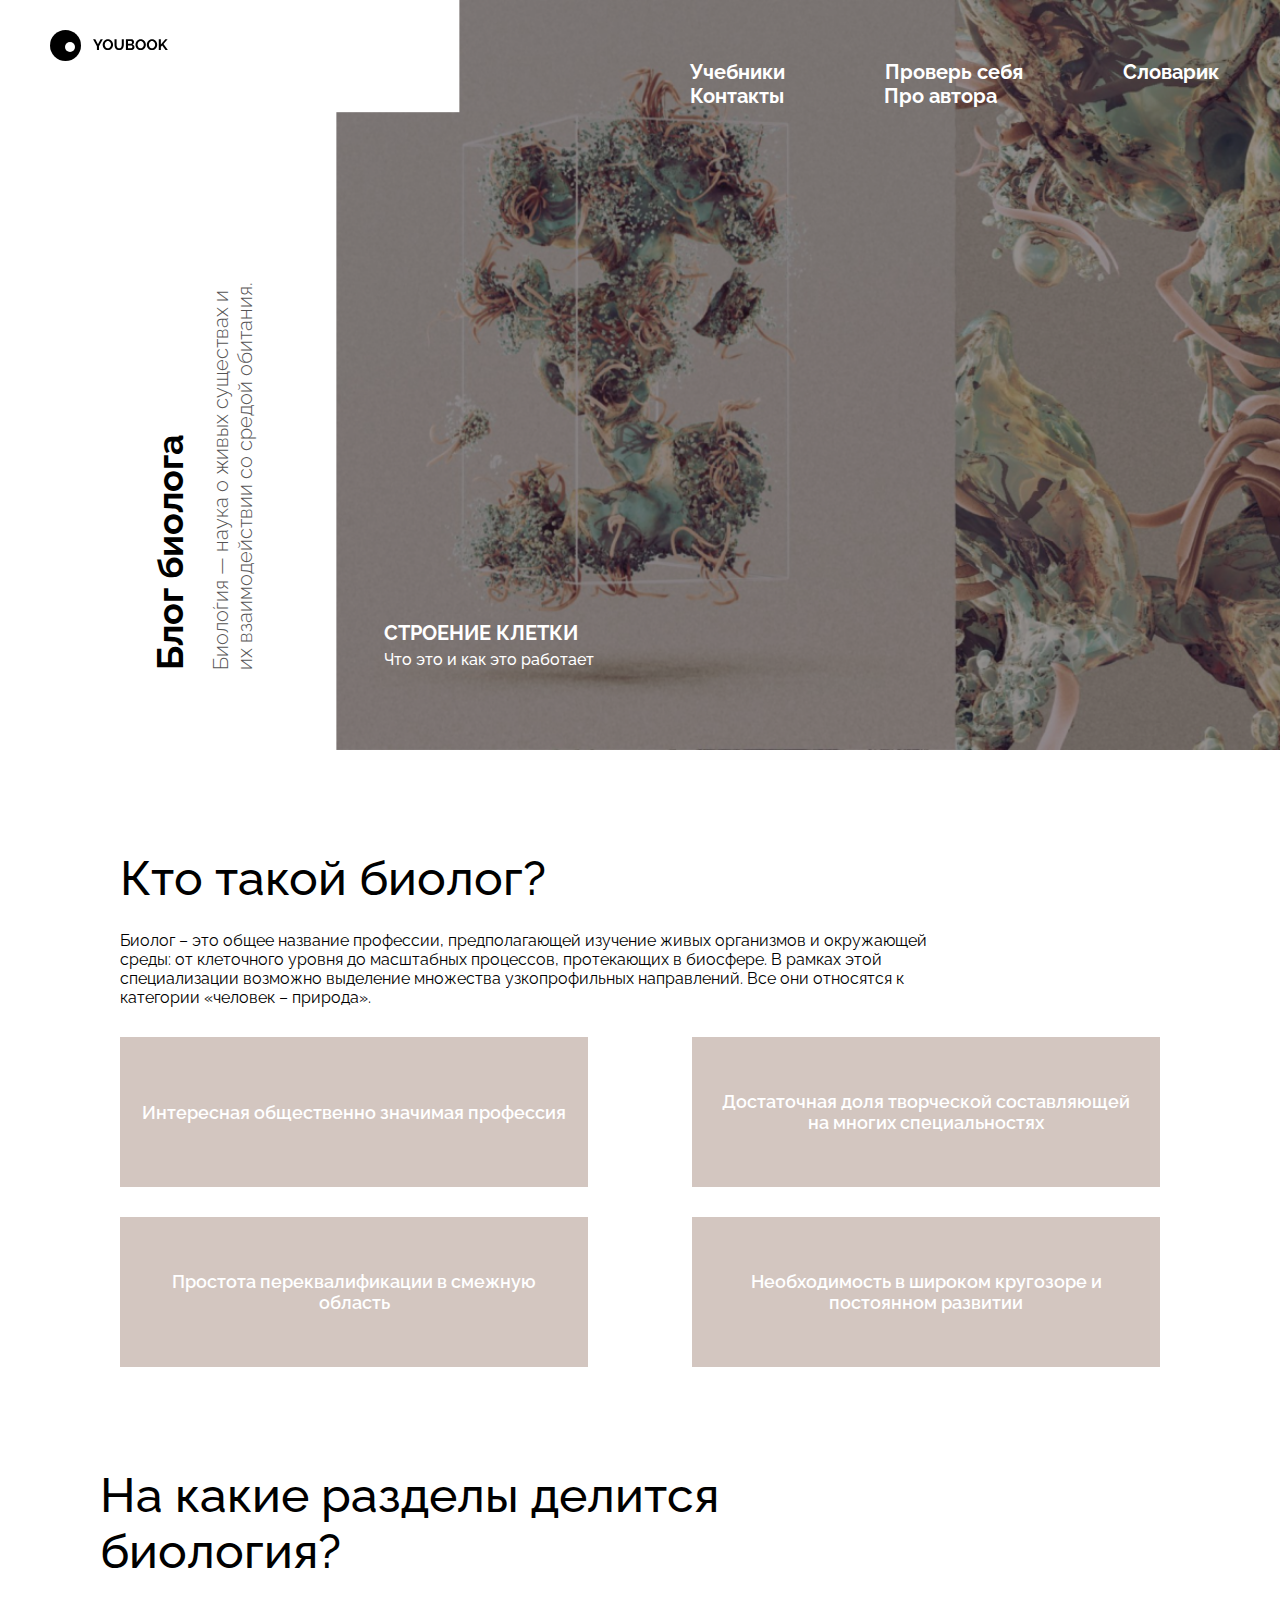
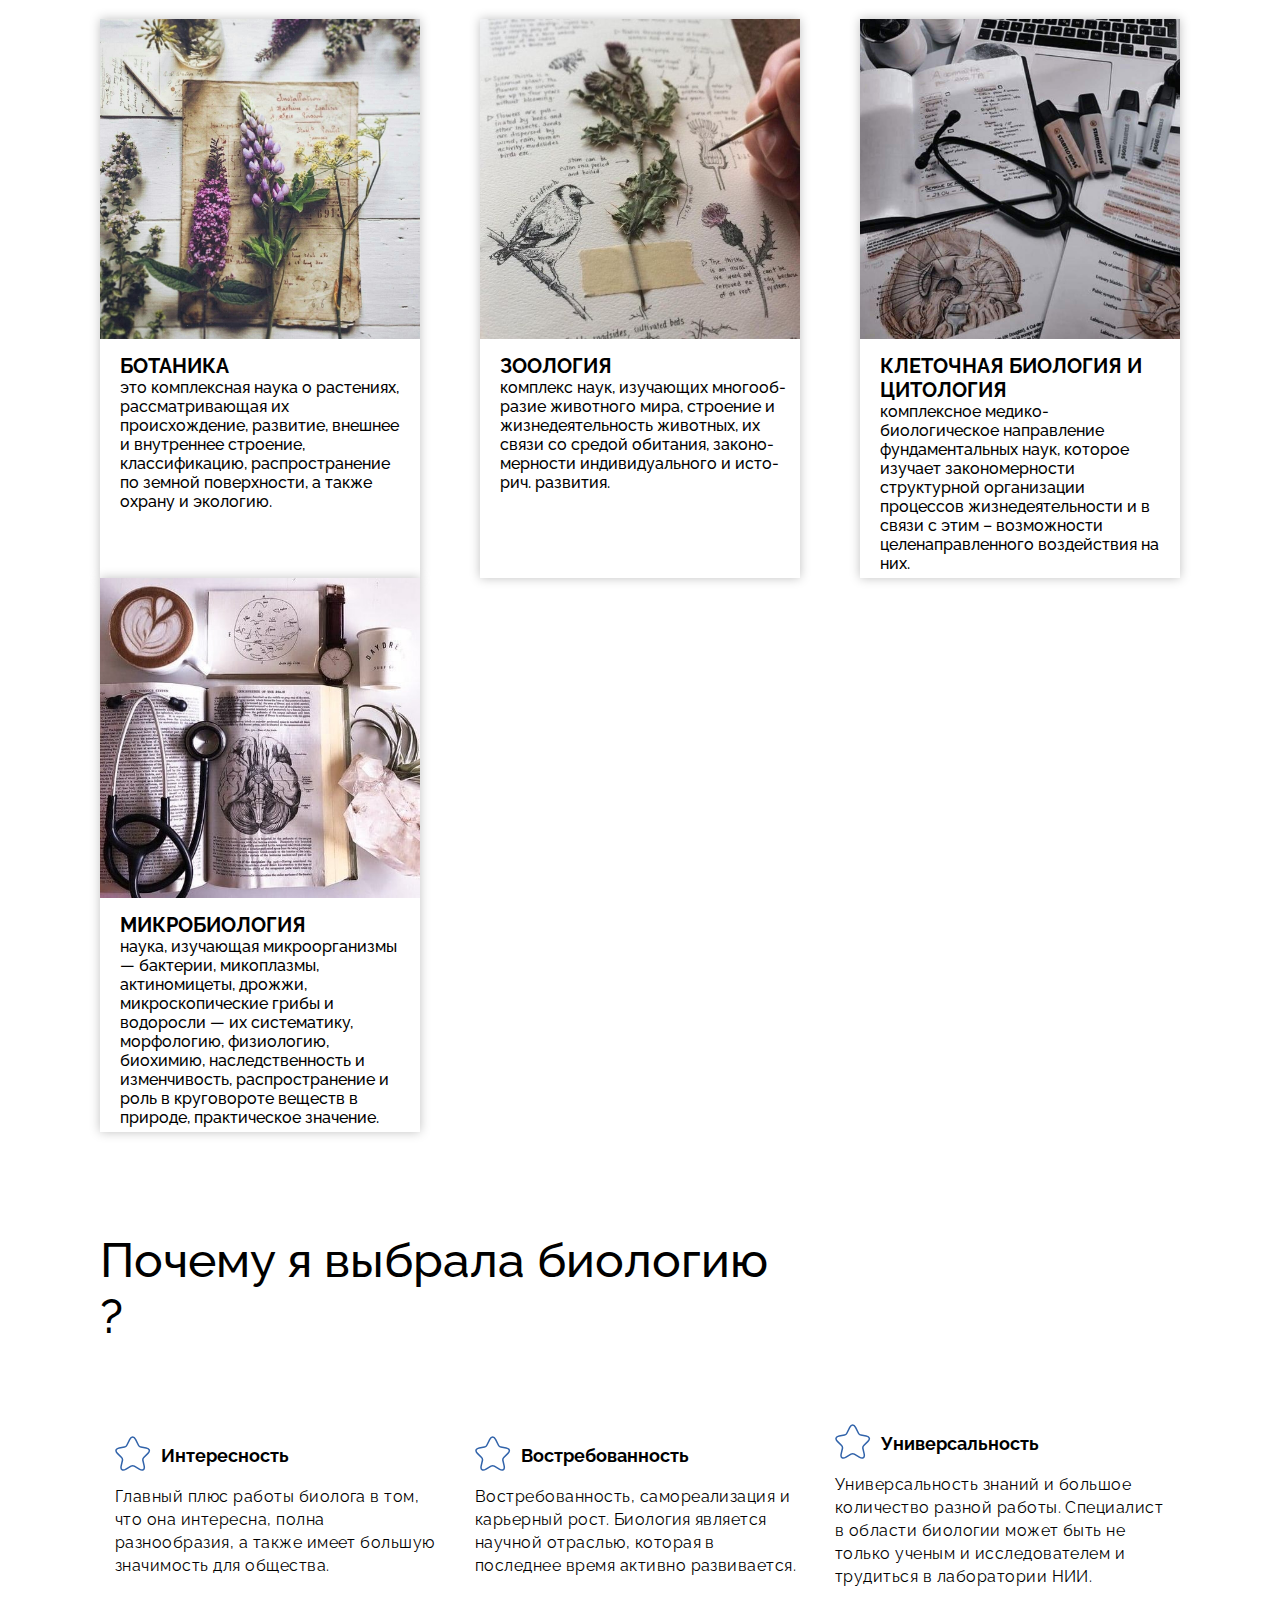
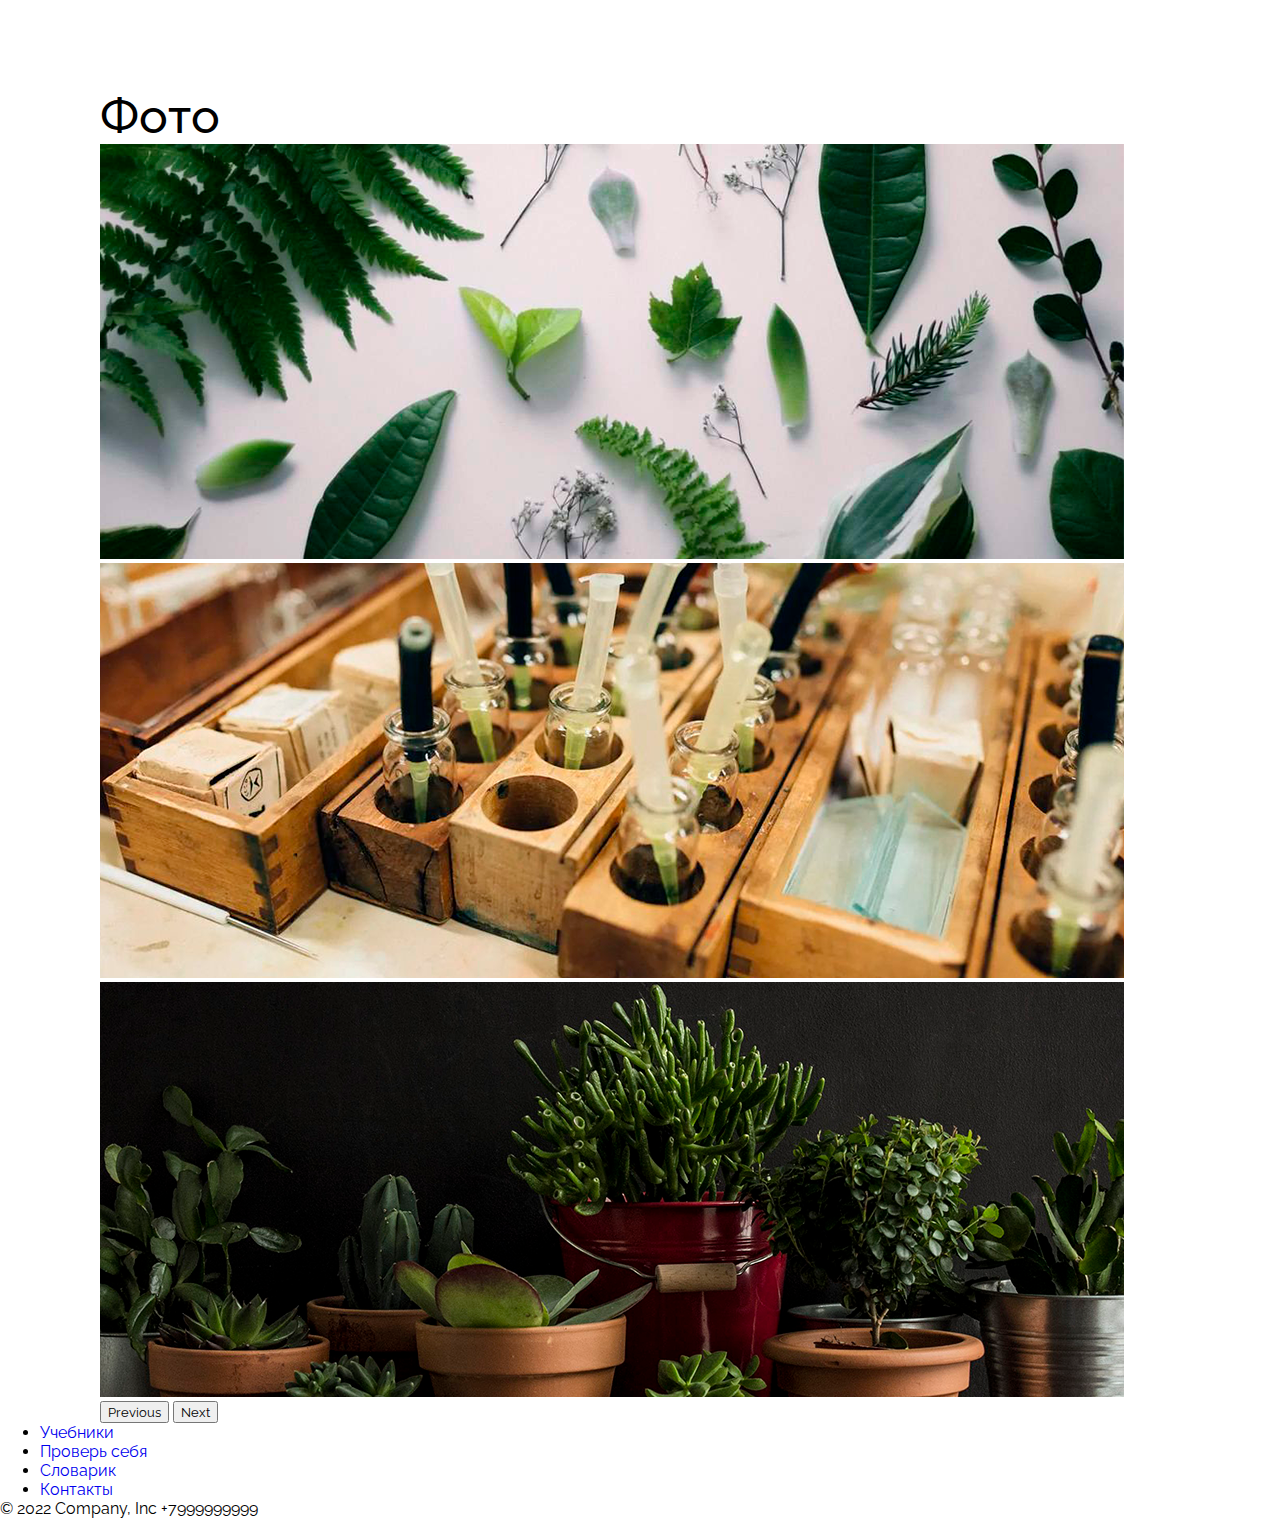
<file: index.html>
<!DOCTYPE html>
<html lang="en">

<head>
  <meta charset="UTF-8" />
  <title>Document</title>
  <link rel="stylesheet" href="styles/style.css" />
  <link href="https://cdn.jsdelivr.net/npm/bootstrap@5.0.2/dist/css/bootstrap.min.css" rel="stylesheet"
  integrity="sha384-EVSTQN3/azprG1Anm3QDgpJLIm9Nao0Yz1ztcQTwFspd3yD65VohhpuuCOmLASjC" crossorigin="anonymous" />
<meta name="description" content="" />
</head>

<body>
  <div class="lending-main">
    <header class="main-header">
      <div class="main-header-block"></div>
      <div class="main-logo">
       <a href  = "index.html"> <img src="./img/logo.svg" /></a>
      </div>
      <ul class="main-menu">
        <a href="./templetes/teoria.html">
            <li class="menu-el">Учебники</li>
        </a>
        <a href="./templetes/practwork.html">
            <li class="menu-el">Проверь себя</li>
        </a>
        <a href="./templetes/slavarik.html">
            <li class="menu-el">Словарик</li>
        </a>
        <a href="./templetes/contact.html">
            <li class="menu-el">Контакты</li>
        </a>
        <a href="./templetes/index.html">
          <li class="menu-el">Про автора</li>
      </a>
    </ul>
      <div class="main-button-profile">
        <p class="main-profile"></p>
      </div>
    </header>
    <div class="main-header"></div>
    <div class="rotate-main-conteiner">
      <p class="main-text">Блог биолога</p>
      <p class="main-discription">
        Биоло́гия — наука о живых существах и их взаимодействии со средой обитания. 
      </p>
    </div>
    <div class="main-conteiner">
      <p class="main-conteiner-title">Строение клетки</p>
      <p class="main-conteiner-dis">Что это и как это работает</p>
    </div>
  </div>
 



  <div class="main-servesis">
    <div class="title">
      <p>Кто такой биолог?</p>
    </div>
    <p class="main-servesis-block-p">
      Биолог – это общее название профессии, предполагающей изучение живых организмов и окружающей среды: от клеточного уровня до масштабных процессов, протекающих в биосфере. В рамках этой специализации возможно выделение множества узкопрофильных направлений. Все они относятся к категории «человек – природа».
    </p>
    <div class="main-servesis-cards">
      <div class="main-serv-card">
        <p>
          Интересная общественно значимая профессия
        </p>
      </div>
      <div class="main-serv-card">
        <p>Достаточная доля творческой составляющей на многих специальностях</p>
      </div>
      <div class="main-serv-card">
        <p>
          Простота переквалификации в смежную область
        </p>
      </div>
      <div class="main-serv-card">
        <p>Необходимость в широком кругозоре и постоянном развитии</p>
      </div>
    </div>
  </div>

  <div class="main-trener-block">
    <div class="title">
      <p>На какие разделы делится биология?</p>
    </div>

    <div class="main-trener-block-cards">
      <div class="main-trener-block-card">
        <img src="./img/botan.jpg" />
        <p class="main-trener-block-card-title">Ботаника</p>
        <p class="main-trener-block-card-dis">
          это комплексная наука о растениях, рассматривающая их происхождение, развитие, внешнее и внутреннее строение, классификацию, распространение по земной поверхности, а также охрану и экологию.
        </p>
      </div>
      <div class="main-trener-block-card">
        <img src="./img/zool.jpg" />
        <p class="main-trener-block-card-title">Зоология</p>
        <p class="main-trener-block-card-dis">
          ком­плекс на­ук, изу­чаю­щих мно­го­об­ра­зие жи­вот­но­го ми­ра, строе­ние и жиз­не­дея­тель­ность жи­вот­ных, их свя­зи со сре­дой оби­та­ния, за­ко­но­мер­но­сти ин­ди­ви­ду­аль­но­го и ис­то­рич. раз­ви­тия.
        </p>
      </div>
      <div class="main-trener-block-card">
        <img src="./img/b2.jpg" />
        <p class="main-trener-block-card-title">Клеточная биология и цитология</p>
        <p class="main-trener-block-card-dis">
          комплексное медико- биологическое направление фундаментальных наук, которое изучает закономерности структурной организации процессов жизнедеятельности и в связи с этим – возможности целенаправленного воздействия на них.
        </p>
      </div>
      <div class="main-trener-block-card">
        <img src="./img/b4.jpg" />
        <p class="main-trener-block-card-title">Микробиология </p>
        <p class="main-trener-block-card-dis">
          наука, изучающая микроорганизмы — бактерии, микоплазмы, актиномицеты, дрожжи, микроскопические грибы и водоросли — их систематику, морфологию, физиологию, биохимию, наследственность и изменчивость, распространение и роль в круговороте веществ в природе, практическое значение.
        </p>
      </div>
    </div>
  </div>

<div class = "main-dis-block">
 
  <div class="title">
    <p> Почему я выбрала биологию ?</p>
  </div>
    <div class = "discription-block1">
      <div class = "conteiner-discription-block1">
          <div class = "icon-discription-block1"><img src = "./img/icon.svg"/></div>
          <p class = "title-discription-block1">Интересность</p>
          <p class = "dis-discription-block1">Главный плюс работы биолога в том, что она интересна, полна разнообразия, а также имеет большую значимость для общества.</p>
      </div>
      <div class = "conteiner-discription-block1">
          <div class = "icon-discription-block1"><img src = "./img/icon.svg"/></div>
          <p class = "title-discription-block1">Востребованность</p>
          <p class = "dis-discription-block1">Востребованность, самореализация и карьерный рост. Биология является научной отраслью, которая в последнее время активно развивается.</p>
      </div>
      <div class = "conteiner-discription-block1">
          <div class = "icon-discription-block1"><img src = "./img/icon.svg"/></div>
          <p class = "title-discription-block1">Универсальность</p>
          <p class = "dis-discription-block1">Универсальность знаний и большое количество разной работы. Специалист в области биологии может быть не только ученым и исследователем и трудиться в лаборатории НИИ.</p>
      </div>
      </div>

</div>

<div class = "main-dis-block">
 
  <div class="title">
    <p>Фото</p>
  </div>
  <div class="col-md-12">
    <div id="carouselExampleCaptions" class="carousel slide" data-bs-ride="carousel">
      <div class="carousel-inner">
        <div class="carousel-item active">
          <img src="./img/one.png" class="d-block w-100" alt="...">
         
        </div>
        <div class="carousel-item">
          <img src="./img/two.png" class="d-block w-100" alt="...">
        
        </div>
        <div class="carousel-item">
          <img src="./img/three.png" class="d-block w-100" alt="...">
    
        </div>
      </div>
      <button class="carousel-control-prev" type="button" data-bs-target="#carouselExampleCaptions"
        data-bs-slide="prev">
        <span class="carousel-control-prev-icon" aria-hidden="true"></span>
        <span class="visually-hidden">Previous</span>
      </button>
      <button class="carousel-control-next" type="button" data-bs-target="#carouselExampleCaptions"
        data-bs-slide="next">
        <span class="carousel-control-next-icon" aria-hidden="true"></span>
        <span class="visually-hidden">Next</span>
      </button>
    </div>
  </div>

</div>

<footer class="pt-5" id = "contant">
  <div class="container-fluid bg-light">
    <footer class="py-5 ">
      <ul class="nav justify-content-center border-bottom pb-3 mb-3">
        <li class="nav-item"><a href="#" class="nav-link px-2 text-muted" onclick="servesisscroll()">Учебники</a></li>
        <li class="nav-item"><a href="#" class="nav-link px-2 text-muted" onclick="offerscroll()">Проверь себя</a></li>
        <li class="nav-item"><a href="#" class="nav-link px-2 text-muted" onclick="casesscroll()" >Словарик</a></li>
        <li class="nav-item"><a href="#" class="nav-link px-2 text-muted" onclick="contantscroll()">Контакты</a></li>
      </ul>
      <p class="text-center text-muted">© 2022 Company, Inc +7999999999</p>
    </footer>
  </div>
</footer>



<script src="https://cdn.jsdelivr.net/npm/bootstrap@5.0.2/dist/js/bootstrap.bundle.min.js"
integrity="sha384-MrcW6ZMFYlzcLA8Nl+NtUVF0sA7MsXsP1UyJoMp4YLEuNSfAP+JcXn/tWtIaxVXM"
crossorigin="anonymous"></script>


</body>

</html>
</file>
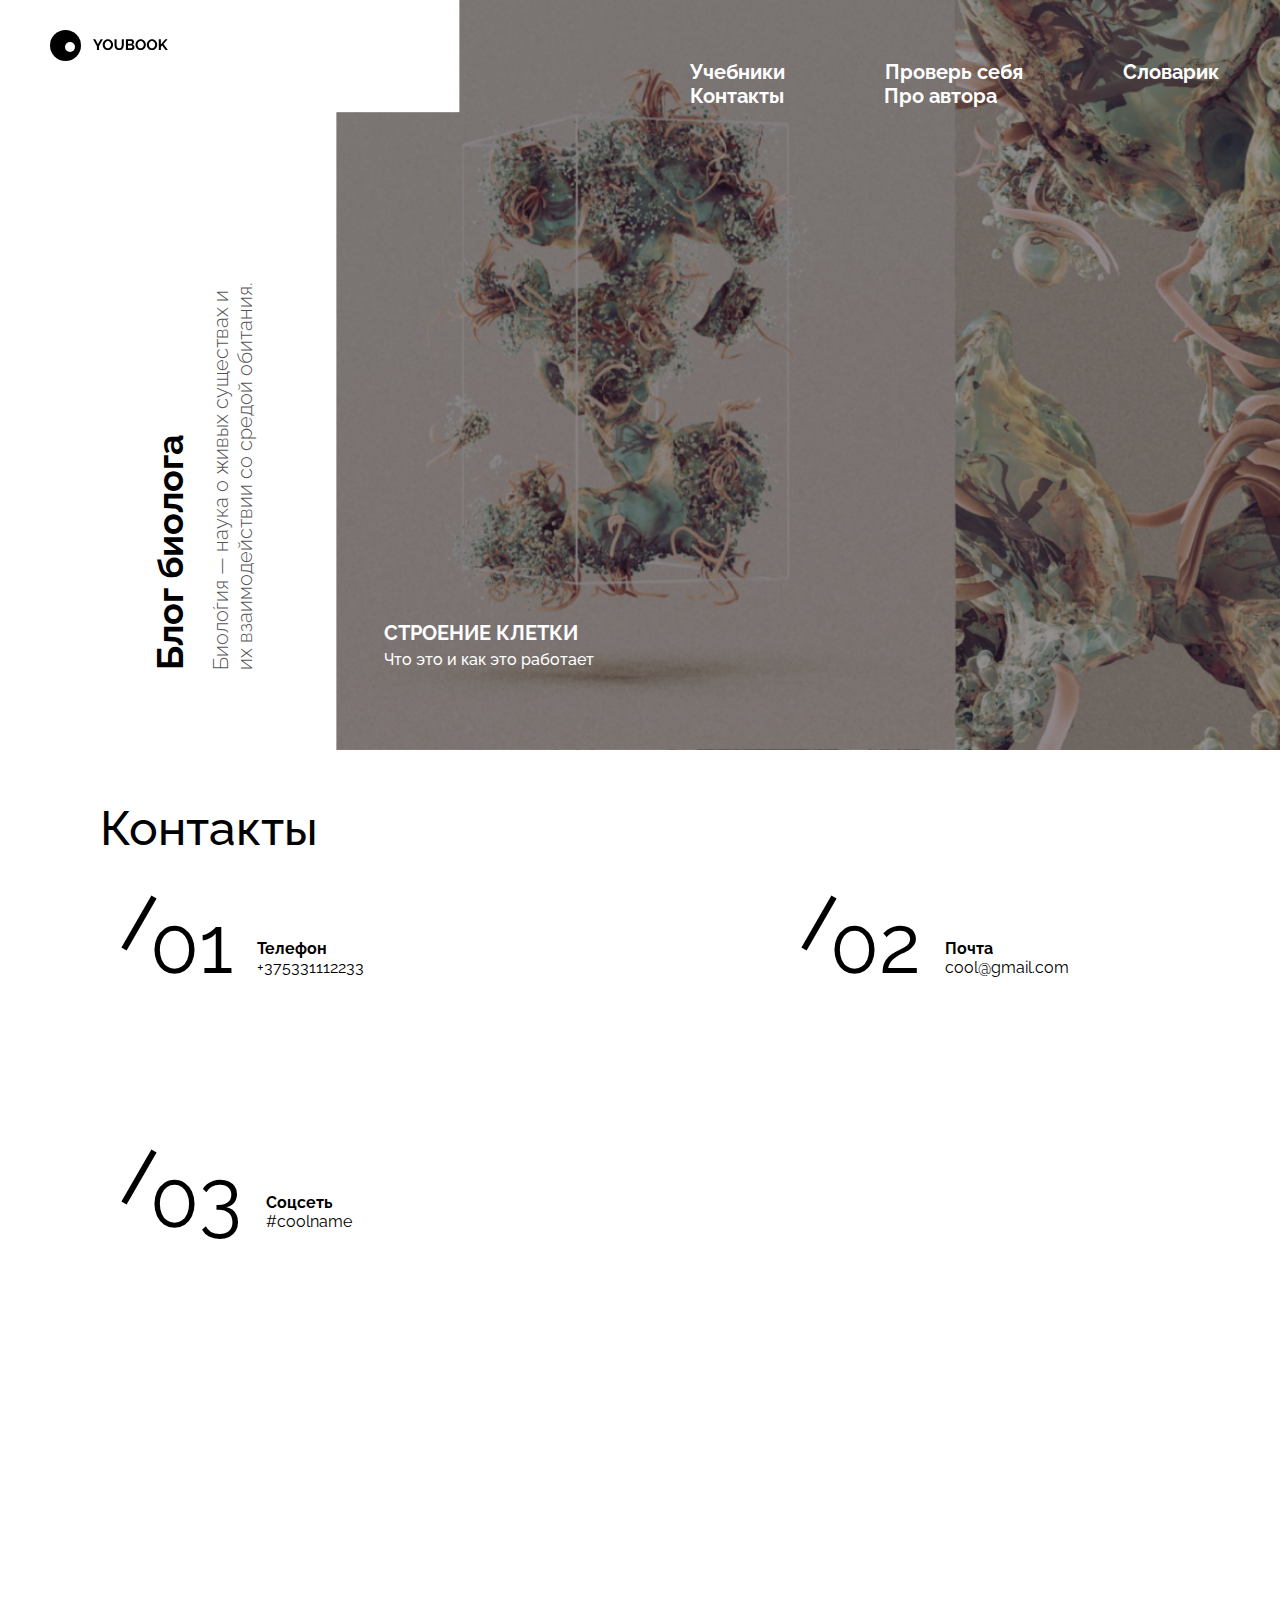
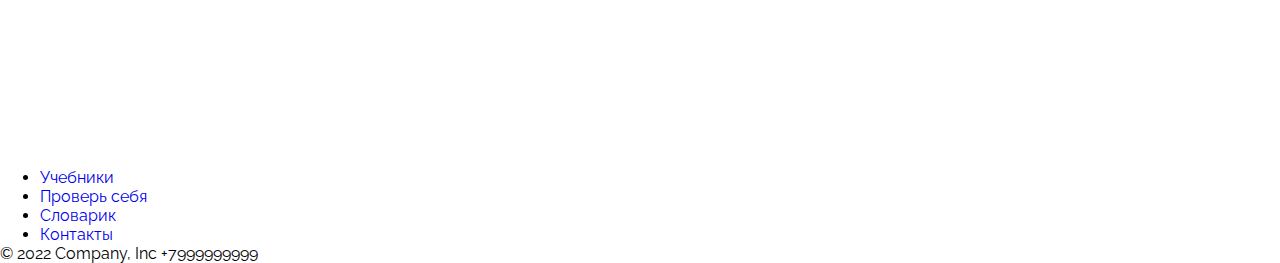
<file: templetes/contact.html>
<!DOCTYPE html>
<html lang="en">

<head>
  <meta charset="UTF-8" />
  <title>Document</title>
  <link rel="stylesheet" href="../styles/style.css" />
  <link href="https://cdn.jsdelivr.net/npm/bootstrap@5.0.2/dist/css/bootstrap.min.css" rel="stylesheet"
  integrity="sha384-EVSTQN3/azprG1Anm3QDgpJLIm9Nao0Yz1ztcQTwFspd3yD65VohhpuuCOmLASjC" crossorigin="anonymous" />
<meta name="description" content="" />
</head>

<body>
  <div class="lending-main">
    <header class="main-header">
      <div class="main-header-block"></div>
      <div class="main-logo">
       <a href  = "../index.html"> <img src="../img/logo.svg" /></a>
      </div>
      <ul class="main-menu">
        <a href="../templetes/teoria.html">
            <li class="menu-el">Учебники</li>
        </a>
        <a href="../templetes/practwork.html">
            <li class="menu-el">Проверь себя</li>
        </a>
        <a href="../templetes/slavarik.html">
            <li class="menu-el">Словарик</li>
        </a>
        <a href="../templetes/contact.html">
            <li class="menu-el">Контакты</li>
        </a>
        <a href="../templetes/index.html">
          <li class="menu-el">Про автора</li>
      </a>
    </ul>
      <div class="main-button-profile">
        <p class="main-profile"></p>
      </div>
    </header>
    <div class="main-header"></div>
    <div class="rotate-main-conteiner">
      <p class="main-text">Блог биолога</p>
      <p class="main-discription">
        Биоло́гия — наука о живых существах и их взаимодействии со средой обитания. 
      </p>
    </div>
    <div class="main-conteiner">
      <p class="main-conteiner-title">Строение клетки</p>
      <p class="main-conteiner-dis">Что это и как это работает</p>
    </div>
  </div>

    <div class="container-fluid m-0 p-0 ">
        
        <div class = "main-dis-block1">
            <div class="title">
                <p>Контакты</p>
          </div>
        <div class="block">
            <div class="servesis">
                <div class="line">
                </div>
                <div class="numbers">
                    <p>01</p>
                </div>

                <div class="servesis-text">
                    <p><b>Телефон</b> </p>

                    <p>+375331112233</p>



                </div>
            </div>

            <div class="servesis">
                <div class="line">
                </div>
                <div class="numbers">
                    <p>02</p>
                </div>

                <div class="servesis-text">
                    <p><b>Почта</b> </p>


                    <p>cool@gmail.com</p>
                </div>
            </div>

            <div class="servesis" >
                <div class="line">
                </div>
                <div class="numbers">
                    <p>03</p>
                </div>

                <div class="servesis-text">
                    <p><b>Соцсеть</b></p>
                    <p>#coolname</p>
                </div>
            </div>

           
            </div>
            <iframe src="https://www.google.com/maps/embed?pb=!1m18!1m12!1m3!1d150505.6360293842!2d27.59336845!3d53.88464!2m3!1f0!2f0!3f0!3m2!1i1024!2i768!4f13.1!3m3!1m2!1s0x46dbcfd35b1e6ad3%3A0xb61b853ddb570d9!2z0JzQuNC90YHQug!5e0!3m2!1sru!2sby!4v1671749666046!5m2!1sru!2sby" width="100%" height="400" style="border:0;" allowfullscreen="" loading="lazy" referrerpolicy="no-referrer-when-downgrade"></iframe>
        </div>
    </div>
    <footer class="pt-5" id = "contant">
        <div class="container-fluid bg-light">
          <footer class="py-5 ">
            <ul class="nav justify-content-center border-bottom pb-3 mb-3">
              <li class="nav-item"><a href="#" class="nav-link px-2 text-muted" onclick="servesisscroll()">Учебники</a></li>
              <li class="nav-item"><a href="#" class="nav-link px-2 text-muted" onclick="offerscroll()">Проверь себя</a></li>
              <li class="nav-item"><a href="#" class="nav-link px-2 text-muted" onclick="casesscroll()" >Словарик</a></li>
              <li class="nav-item"><a href="#" class="nav-link px-2 text-muted" onclick="contantscroll()">Контакты</a></li>
            </ul>
            <p class="text-center text-muted">© 2022 Company, Inc +7999999999</p>
          </footer>
        </div>
    </footer>
</body>

</html>
</file>
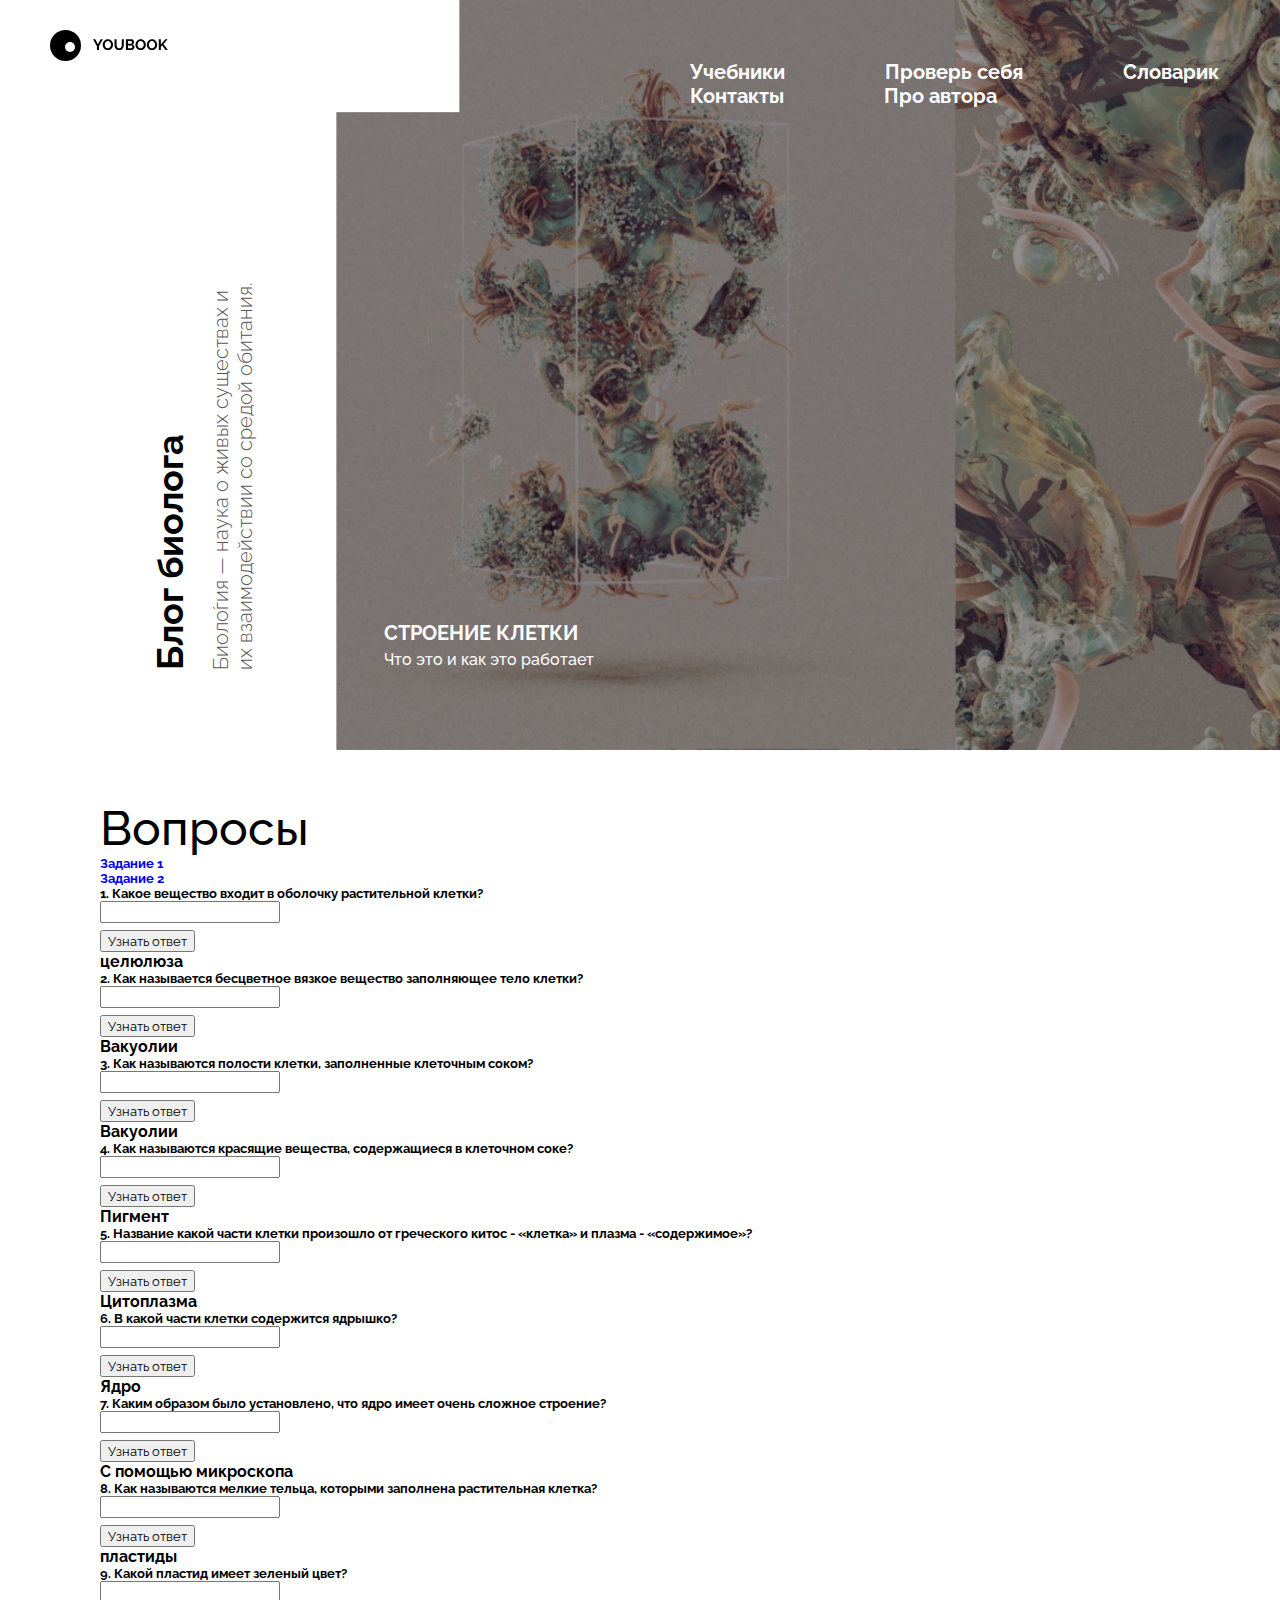
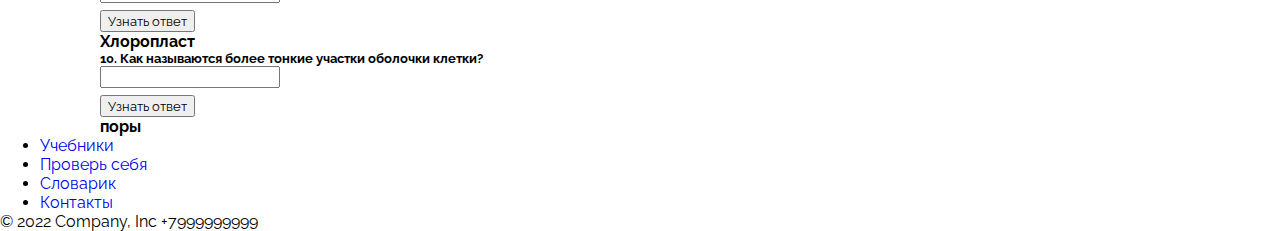
<file: templetes/practwork.html>
<!DOCTYPE html>
<html lang="en">

<head>
    <meta charset="UTF-8" />
    <title>Document</title>
    <link rel="stylesheet" href="../styles/style.css" />
    <link href="https://cdn.jsdelivr.net/npm/bootstrap@5.0.2/dist/css/bootstrap.min.css" rel="stylesheet"
        integrity="sha384-EVSTQN3/azprG1Anm3QDgpJLIm9Nao0Yz1ztcQTwFspd3yD65VohhpuuCOmLASjC" crossorigin="anonymous" />
    <meta name="description" content="" />
</head>

<body>
    <div class="lending-main">
        <header class="main-header">
            <div class="main-header-block"></div>
            <div class="main-logo">
                <a href="../index.html"> <img src="../img/logo.svg" /></a>
            </div>
            <ul class="main-menu">
                <a href="../templetes/teoria.html">
                    <li class="menu-el">Учебники</li>
                </a>
                <a href="../templetes/practwork.html">
                    <li class="menu-el">Проверь себя</li>
                </a>
                <a href="../templetes/slavarik.html">
                    <li class="menu-el">Словарик</li>
                </a>
                <a href="../templetes/contact.html">
                    <li class="menu-el">Контакты</li>
                </a>
                <a href="../templetes/index.html">
                    <li class="menu-el">Про автора</li>
                </a>
            </ul>
            <div class="main-button-profile">
                <p class="main-profile"></p>
            </div>
        </header>
        <div class="main-header"></div>
        <div class="rotate-main-conteiner">
            <p class="main-text">Блог биолога</p>
            <p class="main-discription">
                Биоло́гия — наука о живых существах и их взаимодействии со средой обитания.
            </p>
        </div>
        <div class="main-conteiner">
            <p class="main-conteiner-title">Строение клетки</p>
            <p class="main-conteiner-dis">Что это и как это работает</p>
        </div>
    </div>
    <div class="main-dis-block1">
        <div class="title">
            <p>Вопросы</p>
        </div>
        <a href="https://learningapps.org/watch?v=p6oxmbim522"><h5>Задание 1</h5></a>
        <a href = "https://app.wizer.me/learn/JFYC2F"><h5 >Задание 2</h5></a>

        <h5>1. Какое вещество входит в оболочку растительной клетки?</h5>
        <input />
        <div class="accordion accordion-flush pt-3" id="accordionFlushExample">
            <div class="accordion-item">
                <h2 class="accordion-header" id="flush-headingOne">
                    <button class="accordion-button collapsed" type="button" data-bs-toggle="collapse"
                        data-bs-target="#flush-collapseOne" aria-expanded="false" aria-controls="flush-collapseOne">
                        Узнать ответ
                    </button>
                </h2>
                <div id="flush-collapseOne" class="accordion-collapse collapse" aria-labelledby="flush-headingOne"
                    data-bs-parent="#accordionFlushExample">
                    <div class="accordion-body">
                        <div class="col-md-12">
                            <div id="carouselExampleCaptions" class="carousel slide" data-bs-ride="carousel">
                                <div class="carousel-inner">
                                    <div class="carousel-item active">
                                        <h4>целюлюза</h4>
                                    </div>
                                </div>

                            </div>
                        </div>
                    </div>
                </div>
            </div>
        </div>

        <h5>2. Как называется бесцветное вязкое вещество заполняющее тело клетки?</h5>
        <input />
        <div class="accordion accordion-flush pt-3" id="accordionFlushExample">
            <div class="accordion-item">
                <h2 class="accordion-header" id="flush-headingOne1">
                    <button class="accordion-button collapsed" type="button" data-bs-toggle="collapse"
                        data-bs-target="#flush-collapseOne1" aria-expanded="false" aria-controls="flush-collapseOne1">
                        Узнать ответ
                    </button>
                </h2>
                <div id="flush-collapseOne1" class="accordion-collapse collapse" aria-labelledby="flush-headingOne1"
                    data-bs-parent="#accordionFlushExample">
                    <div class="accordion-body">
                        <div class="col-md-12">
                            <div id="carouselExampleCaptions" class="carousel slide" data-bs-ride="carousel">
                                <div class="carousel-inner">
                                    <div class="carousel-item active">
                                        <h4>Вакуолии</h4>
                                    </div>
                                </div>

                            </div>
                        </div>
                    </div>
                </div>
            </div>
        </div>

        <h5>3. Как называются полости клетки, заполненные клеточным соком?</h5>
        <input />
        <div class="accordion accordion-flush pt-3" id="accordionFlushExample">
            <div class="accordion-item">
                <h2 class="accordion-header" id="flush-headingOne111">
                    <button class="accordion-button collapsed" type="button" data-bs-toggle="collapse"
                        data-bs-target="#flush-collapseOne111" aria-expanded="false"
                        aria-controls="flush-collapseOne111">
                        Узнать ответ
                    </button>
                </h2>
                <div id="flush-collapseOne111" class="accordion-collapse collapse" aria-labelledby="flush-headingOne111"
                    data-bs-parent="#accordionFlushExample">
                    <div class="accordion-body">
                        <div class="col-md-12">
                            <div id="carouselExampleCaptions" class="carousel slide" data-bs-ride="carousel">
                                <div class="carousel-inner">
                                    <div class="carousel-item active">
                                        <h4>Вакуолии</h4>
                                    </div>
                                </div>

                            </div>
                        </div>
                    </div>
                </div>
            </div>
        </div>


        <h5>4.
            Как называются красящие вещества, содержащиеся в клеточном соке?</h5>
        <input />
        <div class="accordion accordion-flush pt-3" id="accordionFlushExample">
            <div class="accordion-item">
                <h2 class="accordion-header" id="flush-headingOne15">
                    <button class="accordion-button collapsed" type="button" data-bs-toggle="collapse"
                        data-bs-target="#flush-collapseOne15" aria-expanded="false" aria-controls="flush-collapseOne15">
                        Узнать ответ
                    </button>
                </h2>
                <div id="flush-collapseOne15" class="accordion-collapse collapse" aria-labelledby="flush-headingOne15"
                    data-bs-parent="#accordionFlushExample">
                    <div class="accordion-body">
                        <div class="col-md-12">
                            <div id="carouselExampleCaptions" class="carousel slide" data-bs-ride="carousel">
                                <div class="carousel-inner">
                                    <div class="carousel-item active">
                                        <h4>Пигмент</h4>
                                    </div>
                                </div>

                            </div>
                        </div>
                    </div>
                </div>
            </div>
        </div>

        <h5>5.
            Название какой части клетки произошло от греческого китос - «клетка» и плазма - «содержимое»?</h5>
        <input />
        <div class="accordion accordion-flush pt-3" id="accordionFlushExample">
            <div class="accordion-item">
                <h2 class="accordion-header" id="flush-headingOne14">
                    <button class="accordion-button collapsed" type="button" data-bs-toggle="collapse"
                        data-bs-target="#flush-collapseOne14" aria-expanded="false" aria-controls="flush-collapseOne14">
                        Узнать ответ
                    </button>
                </h2>
                <div id="flush-collapseOne14" class="accordion-collapse collapse" aria-labelledby="flush-headingOne14"
                    data-bs-parent="#accordionFlushExample">
                    <div class="accordion-body">
                        <div class="col-md-12">
                            <div id="carouselExampleCaptions" class="carousel slide" data-bs-ride="carousel">
                                <div class="carousel-inner">
                                    <div class="carousel-item active">
                                        <h4>Цитоплазма</h4>
                                    </div>
                                </div>

                            </div>
                        </div>
                    </div>
                </div>
            </div>
        </div>


        <h5>6.
            В какой части клетки содержится ядрышко?</h5>
        <input />
        <div class="accordion accordion-flush pt-3" id="accordionFlushExample">
            <div class="accordion-item">
                <h2 class="accordion-header" id="flush-headingOne13">
                    <button class="accordion-button collapsed" type="button" data-bs-toggle="collapse"
                        data-bs-target="#flush-collapseOne13" aria-expanded="false" aria-controls="flush-collapseOne13">
                        Узнать ответ
                    </button>
                </h2>
                <div id="flush-collapseOne13" class="accordion-collapse collapse" aria-labelledby="flush-headingOne13"
                    data-bs-parent="#accordionFlushExample">
                    <div class="accordion-body">
                        <div class="col-md-12">
                            <div id="carouselExampleCaptions" class="carousel slide" data-bs-ride="carousel">
                                <div class="carousel-inner">
                                    <div class="carousel-item active">
                                        <h4>Ядро</h4>
                                    </div>
                                </div>

                            </div>
                        </div>
                    </div>
                </div>
            </div>
        </div>

        <h5>7.
            Каким образом было установлено, что ядро имеет очень сложное строение?</h5>
        <input />
        <div class="accordion accordion-flush pt-3" id="accordionFlushExample">
            <div class="accordion-item">
                <h2 class="accordion-header" id="flush-headingOne12">
                    <button class="accordion-button collapsed" type="button" data-bs-toggle="collapse"
                        data-bs-target="#flush-collapseOne1" aria-expanded="false" aria-controls="flush-collapseOne12">
                        Узнать ответ
                    </button>
                </h2>
                <div id="flush-collapseOne12" class="accordion-collapse collapse" aria-labelledby="flush-headingOne12"
                    data-bs-parent="#accordionFlushExample">
                    <div class="accordion-body">
                        <div class="col-md-12">
                            <div id="carouselExampleCaptions" class="carousel slide" data-bs-ride="carousel">
                                <div class="carousel-inner">
                                    <div class="carousel-item active">
                                        <h4>С помощью микроскопа</h4>
                                    </div>
                                </div>

                            </div>
                        </div>
                    </div>
                </div>
            </div>
        </div>


        <h5>8.
            Как называются мелкие тельца, которыми заполнена растительная клетка?</h5>
        <input />
        <div class="accordion accordion-flush pt-3" id="accordionFlushExample">
            <div class="accordion-item">
                <h2 class="accordion-header" id="flush-headingOne1">
                    <button class="accordion-button collapsed" type="button" data-bs-toggle="collapse"
                        data-bs-target="#flush-collapseOne21" aria-expanded="false" aria-controls="flush-collapseOne21">
                        Узнать ответ
                    </button>
                </h2>
                <div id="flush-collapseOne21" class="accordion-collapse collapse" aria-labelledby="flush-headingOne21"
                    data-bs-parent="#accordionFlushExample">
                    <div class="accordion-body">
                        <div class="col-md-12">
                            <div id="carouselExampleCaptions" class="carousel slide" data-bs-ride="carousel">
                                <div class="carousel-inner">
                                    <div class="carousel-item active">
                                        <h4>пластиды</h4>
                                    </div>
                                </div>

                            </div>
                        </div>
                    </div>
                </div>
            </div>
        </div>

        <h5>9.
            Какой пластид имеет зеленый цвет?</h5>
        <input />
        <div class="accordion accordion-flush pt-3" id="accordionFlushExample">
            <div class="accordion-item">
                <h2 class="accordion-header" id="flush-headingOne211">
                    <button class="accordion-button collapsed" type="button" data-bs-toggle="collapse"
                        data-bs-target="#flush-collapseOne211" aria-expanded="false"
                        aria-controls="flush-collapseOne211">
                        Узнать ответ
                    </button>
                </h2>
                <div id="flush-collapseOne211" class="accordion-collapse collapse" aria-labelledby="flush-headingOne211"
                    data-bs-parent="#accordionFlushExample">
                    <div class="accordion-body">
                        <div class="col-md-12">
                            <div id="carouselExampleCaptions" class="carousel slide" data-bs-ride="carousel">
                                <div class="carousel-inner">
                                    <div class="carousel-item active">
                                        <h4>Хлоропласт</h4>
                                    </div>
                                </div>

                            </div>
                        </div>
                    </div>
                </div>
            </div>
        </div>

        <h5>10.
            Как называются более тонкие участки оболочки клетки?</h5>
        <input />
        <div class="accordion accordion-flush pt-3" id="accordionFlushExample">
            <div class="accordion-item">
                <h2 class="accordion-header" id="flush-headingOne215">
                    <button class="accordion-button collapsed" type="button" data-bs-toggle="collapse"
                        data-bs-target="#flush-collapseOne216" aria-expanded="false"
                        aria-controls="flush-collapseOne216">
                        Узнать ответ
                    </button>
                </h2>
                <div id="flush-collapseOne216" class="accordion-collapse collapse" aria-labelledby="flush-headingOne216"
                    data-bs-parent="#accordionFlushExample">
                    <div class="accordion-body">
                        <div class="col-md-12">
                            <div id="carouselExampleCaptions" class="carousel slide" data-bs-ride="carousel">
                                <div class="carousel-inner">
                                    <div class="carousel-item active">
                                        <h4>поры</h4>
                                    </div>
                                </div>

                            </div>
                        </div>
                    </div>
                </div>
            </div>
        </div>



    </div>


    <footer class="pt-5" id="contant">
        <div class="container-fluid bg-light">
            <footer class="py-5 ">
                <ul class="nav justify-content-center border-bottom pb-3 mb-3">
                    <li class="nav-item"><a href="#" class="nav-link px-2 text-muted"
                            onclick="servesisscroll()">Учебники</a></li>
                    <li class="nav-item"><a href="#" class="nav-link px-2 text-muted" onclick="offerscroll()">Проверь
                            себя</a></li>
                    <li class="nav-item"><a href="#" class="nav-link px-2 text-muted"
                            onclick="casesscroll()">Словарик</a></li>
                    <li class="nav-item"><a href="#" class="nav-link px-2 text-muted"
                            onclick="contantscroll()">Контакты</a></li>
                </ul>
                <p class="text-center text-muted">© 2022 Company, Inc +7999999999</p>
            </footer>
        </div>
    </footer>
    </div>
    </footer>
    <script src="https://cdn.jsdelivr.net/npm/bootstrap@5.0.2/dist/js/bootstrap.bundle.min.js"
        integrity="sha384-MrcW6ZMFYlzcLA8Nl+NtUVF0sA7MsXsP1UyJoMp4YLEuNSfAP+JcXn/tWtIaxVXM"
        crossorigin="anonymous"></script>
</body>

</html>
</file>
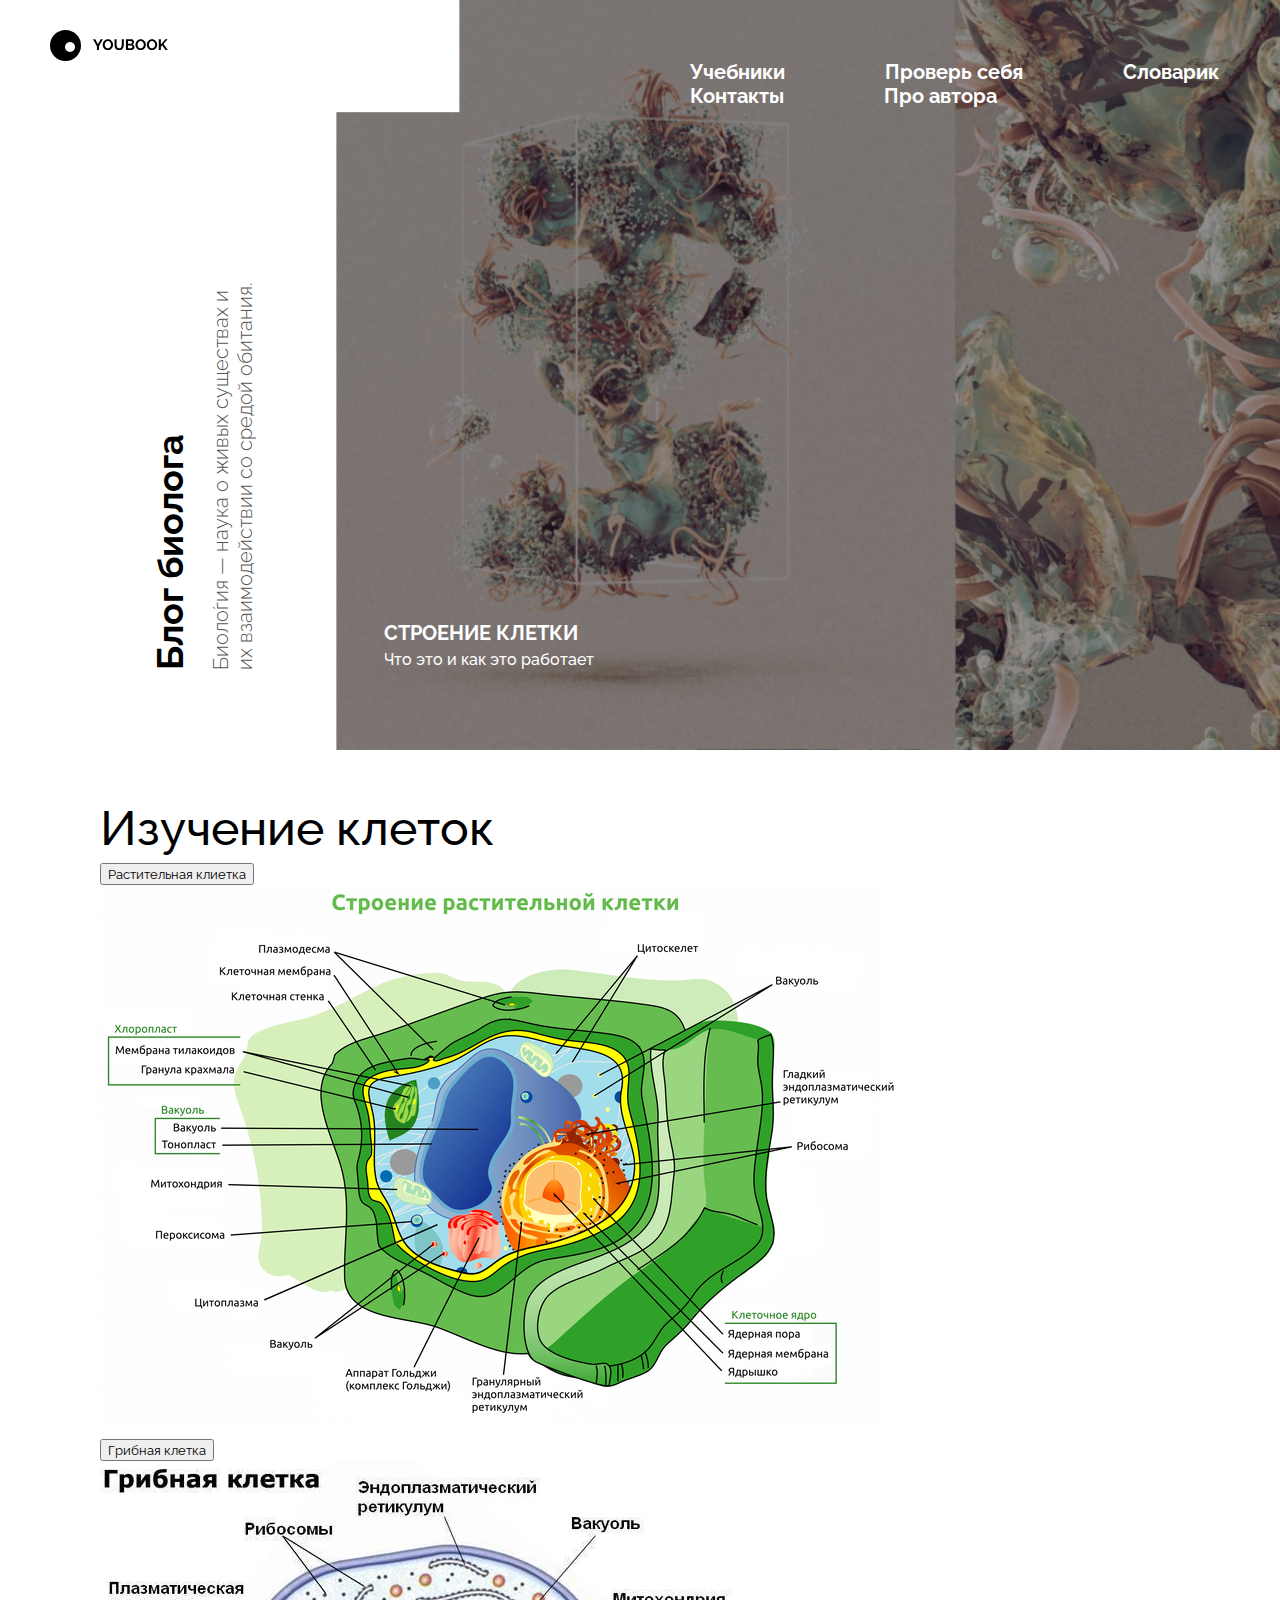
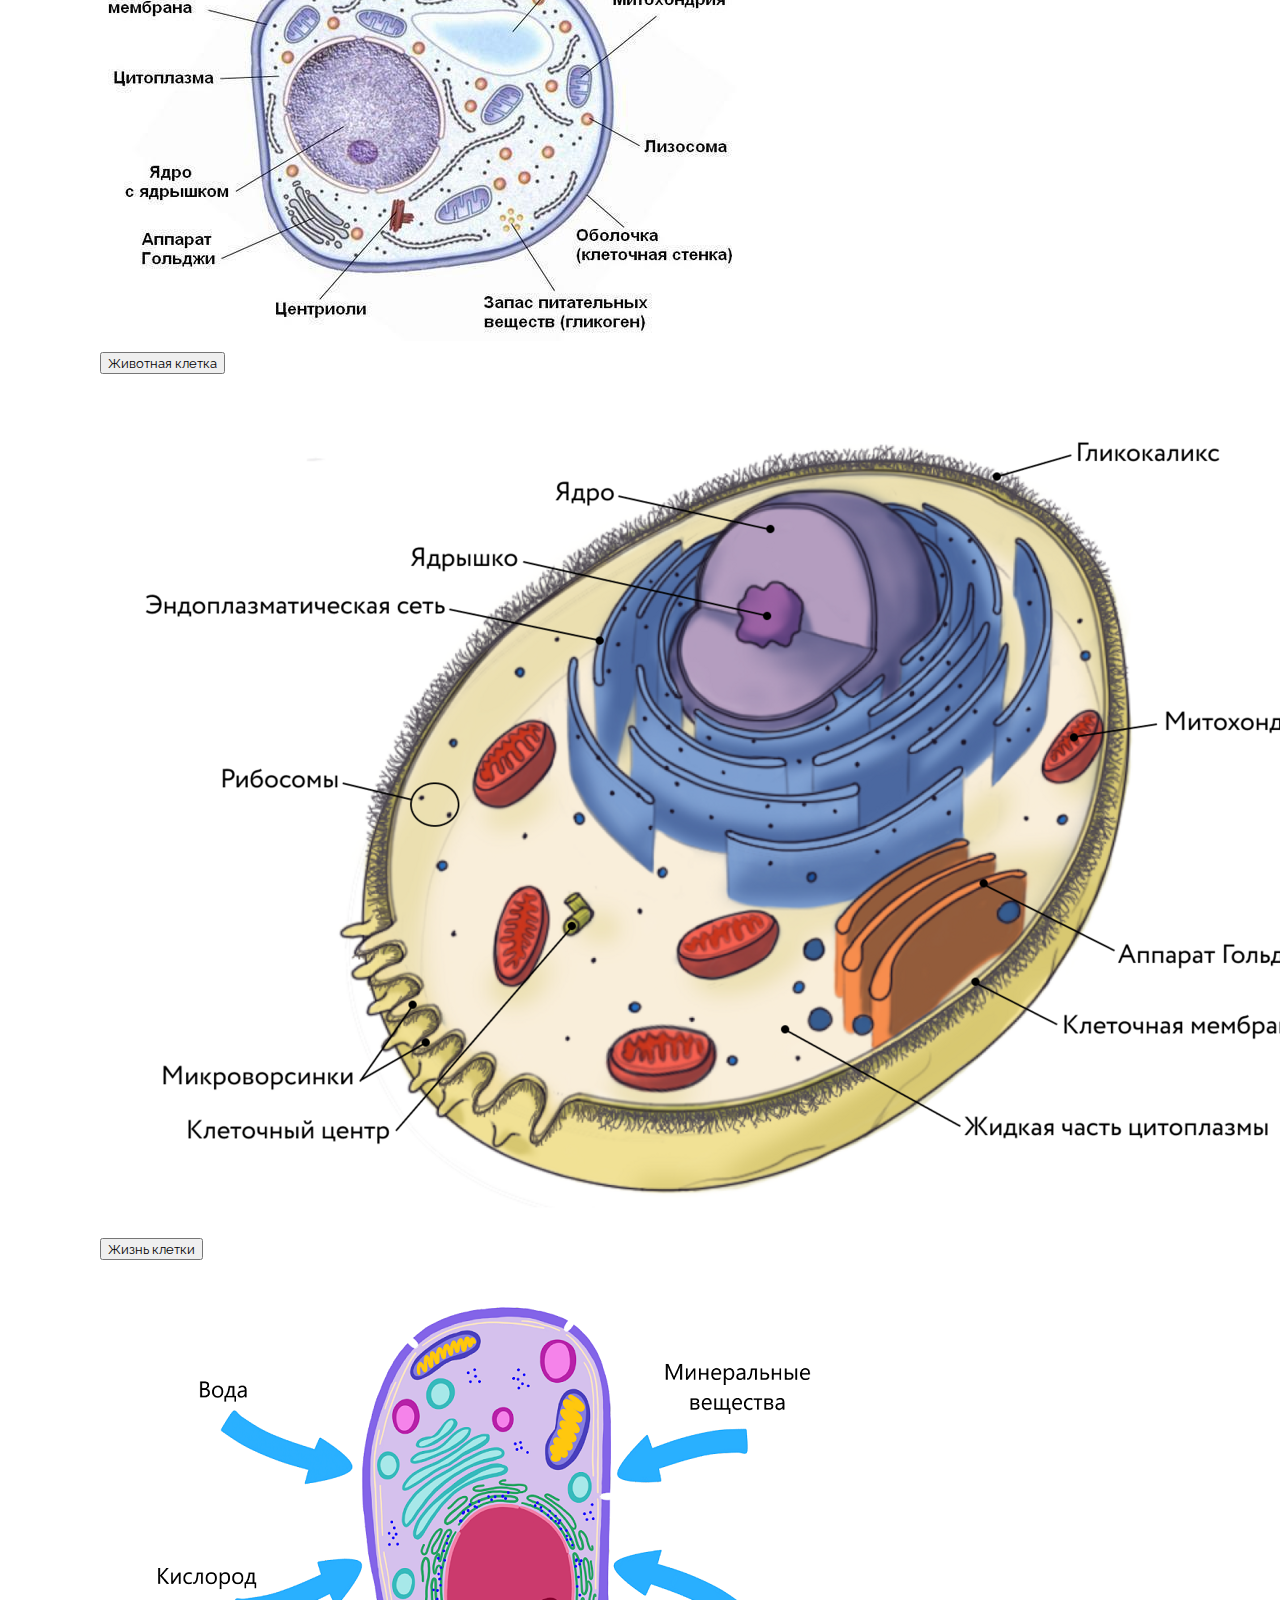
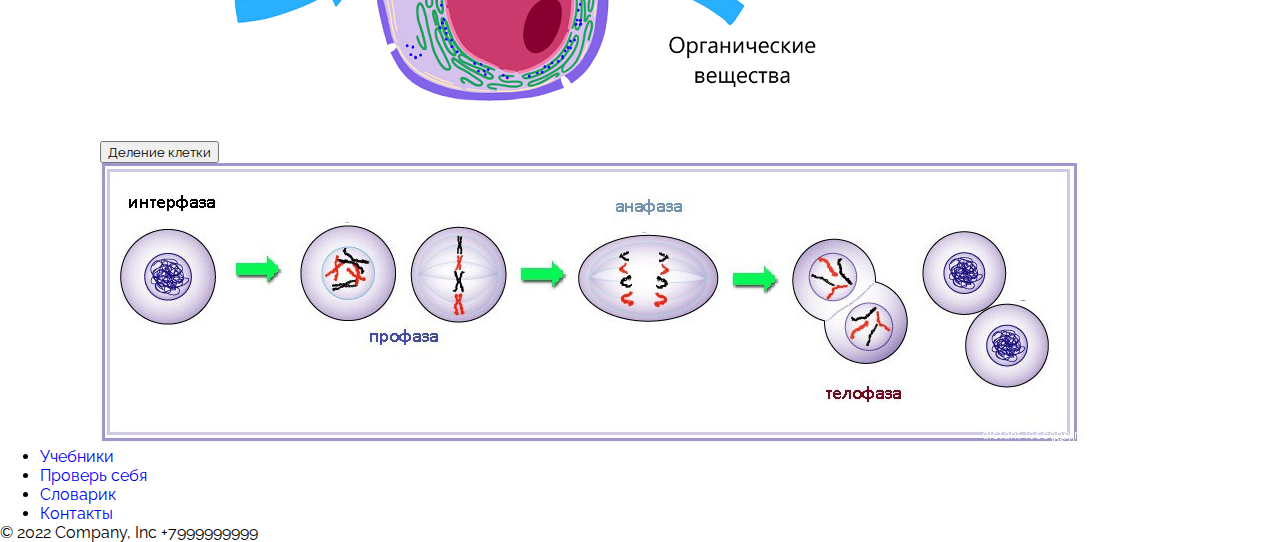
<file: templetes/slavarik.html>
<!DOCTYPE html>
<html lang="en">
<head>
  <meta charset="UTF-8" />
  <title>Document</title>
  <link rel="stylesheet" href="../styles/style.css" />
  <link href="https://cdn.jsdelivr.net/npm/bootstrap@5.0.2/dist/css/bootstrap.min.css" rel="stylesheet"
  integrity="sha384-EVSTQN3/azprG1Anm3QDgpJLIm9Nao0Yz1ztcQTwFspd3yD65VohhpuuCOmLASjC" crossorigin="anonymous" />
<meta name="description" content="" />
</head>
<body>
  <div class="lending-main">
    <header class="main-header">
      <div class="main-header-block"></div>
      <div class="main-logo">
       <a href  = "../index.html"> <img src="../img/logo.svg" /></a>
      </div>
      <ul class="main-menu">
        <a href="../templetes/teoria.html">
            <li class="menu-el">Учебники</li>
        </a>
        <a href="../templetes/practwork.html">
            <li class="menu-el">Проверь себя</li>
        </a>
        <a href="../templetes/slavarik.html">
            <li class="menu-el">Словарик</li>
        </a>
        <a href="../templetes/contact.html">
            <li class="menu-el">Контакты</li>
        </a>
        <a href="../templetes/index.html">
          <li class="menu-el">Про автора</li>
      </a>
    </ul>
      <div class="main-button-profile">
        <p class="main-profile"></p>
      </div>
    </header>
    <div class="main-header"></div>
    <div class="rotate-main-conteiner">
      <p class="main-text">Блог биолога</p>
      <p class="main-discription">
        Биоло́гия — наука о живых существах и их взаимодействии со средой обитания. 
      </p>
    </div>
    <div class="main-conteiner">
      <p class="main-conteiner-title">Строение клетки</p>
      <p class="main-conteiner-dis">Что это и как это работает</p>
    </div>
  </div>
  <div class = "main-dis-block1">
    <div class="title">
        <p>Изучение клеток</p>
  </div>
  <div class="accordion accordion-flush pt-3" id="accordionFlushExample">
    <div class="accordion-item">
      <h2 class="accordion-header" id="flush-headingOne">
        <button class="accordion-button collapsed" type="button" data-bs-toggle="collapse" data-bs-target="#flush-collapseOne" aria-expanded="false" aria-controls="flush-collapseOne">
          Растительная клиетка
        </button>
      </h2>
      <div id="flush-collapseOne" class="accordion-collapse collapse" aria-labelledby="flush-headingOne" data-bs-parent="#accordionFlushExample">
        <div class="accordion-body">
            <div class="col-md-12">
                <div id="carouselExampleCaptions" class="carousel slide" data-bs-ride="carousel">
                  <div class="carousel-inner">
                    <div class="carousel-item active">
                      <img src="../img/cl.png" class="d-block w-100" alt="...">                    
                    </div>
                  </div>
                  
                </div>
              </div>
          </div>
      </div>
    </div>
    <div class="accordion-item">
      <h2 class="accordion-header" id="flush-headingTwo">
        <button class="accordion-button collapsed" type="button" data-bs-toggle="collapse" data-bs-target="#flush-collapseTwo" aria-expanded="false" aria-controls="flush-collapseTwo">
         Грибная клетка
        </button>
      </h2>
      <div id="flush-collapseTwo" class="accordion-collapse collapse" aria-labelledby="flush-headingTwo" data-bs-parent="#accordionFlushExample">
        <div class="accordion-body">
          <div class="col-md-12">
              <div id="carouselExampleCaptions" class="carousel slide" data-bs-ride="carousel">
                <div class="carousel-inner">
                  <div class="carousel-item active">
                    <img src="../img/grib.jpg" class="d-block w-100" alt="...">                    
                  </div>
                </div>
                
              </div>
            </div>
        </div>
      </div>
    </div>
    <div class="accordion-item">
      <h2 class="accordion-header" id="flush-headingThree">
        <button class="accordion-button collapsed" type="button" data-bs-toggle="collapse" data-bs-target="#flush-collapseThree" aria-expanded="false" aria-controls="flush-collapseThree">
          Животная клетка
        </button>
      </h2>
      <div id="flush-collapseThree" class="accordion-collapse collapse" aria-labelledby="flush-headingThree" data-bs-parent="#accordionFlushExample">
        <div class="accordion-body">
          <div class="col-md-12">
              <div id="carouselExampleCaptions" class="carousel slide" data-bs-ride="carousel">
                <div class="carousel-inner">
                  <div class="carousel-item active">
                    <img src="../img/animal.webp" class="d-block w-100" alt="...">                    
                  </div>
                </div>
                
              </div>
            </div>
        </div>
      </div>
    </div>
    <div class="accordion-item">
      <h2 class="accordion-header" id="flush-headingFour">
        <button class="accordion-button collapsed" type="button" data-bs-toggle="collapse" data-bs-target="#flush-collapseFour" aria-expanded="false" aria-controls="flush-collapseFour">
          Жизнь клетки
        </button>
      </h2>
      <div id="flush-collapseFour" class="accordion-collapse collapse" aria-labelledby="flush-headingFour" data-bs-parent="#accordionFlushExample">
        <div class="accordion-body">
          <div class="col-md-12">
              <div id="carouselExampleCaptions" class="carousel slide" data-bs-ride="carousel">
                <div class="carousel-inner">
                  <div class="carousel-item active">
                    <img src="../img/ife.webp" class="d-block w-100" alt="...">                    
                  </div>
                </div>
                
              </div>
            </div>
        </div>
      </div>
    </div>
    <div class="accordion-item">
      <h2 class="accordion-header" id="flush-headingFive">
        <button class="accordion-button collapsed" type="button" data-bs-toggle="collapse" data-bs-target="#flush-collapseFive" aria-expanded="false" aria-controls="flush-collapseFive">
          Деление клетки
        </button>
      </h2>
      <div id="flush-collapseFive" class="accordion-collapse collapse" aria-labelledby="flush-headingFive" data-bs-parent="#accordionFlushExample">
        <div class="accordion-body">
          <div class="col-md-12">
              <div id="carouselExampleCaptions" class="carousel slide" data-bs-ride="carousel">
                <div class="carousel-inner">
                  <div class="carousel-item active">
                    <img src="../img/Fazy-mitoza.jpg" class="d-block w-100" alt="...">                    
                  </div>
                </div>
                
              </div>
            </div>
        </div>
      </div>
    </div>
  </div>
  </div>
  
  <footer class="pt-5" id = "contant">
    <div class="container-fluid bg-light">
      <footer class="py-5 ">
        <ul class="nav justify-content-center border-bottom pb-3 mb-3">
          <li class="nav-item"><a href="#" class="nav-link px-2 text-muted" onclick="servesisscroll()">Учебники</a></li>
          <li class="nav-item"><a href="#" class="nav-link px-2 text-muted" onclick="offerscroll()">Проверь себя</a></li>
          <li class="nav-item"><a href="#" class="nav-link px-2 text-muted" onclick="casesscroll()" >Словарик</a></li>
          <li class="nav-item"><a href="#" class="nav-link px-2 text-muted" onclick="contantscroll()">Контакты</a></li>
        </ul>
        <p class="text-center text-muted">© 2022 Company, Inc +7999999999</p>
      </footer>
    </div>
</footer>
<script src="https://cdn.jsdelivr.net/npm/bootstrap@5.0.2/dist/js/bootstrap.bundle.min.js"
integrity="sha384-MrcW6ZMFYlzcLA8Nl+NtUVF0sA7MsXsP1UyJoMp4YLEuNSfAP+JcXn/tWtIaxVXM"
crossorigin="anonymous"></script>
</body>
</html>
</file>
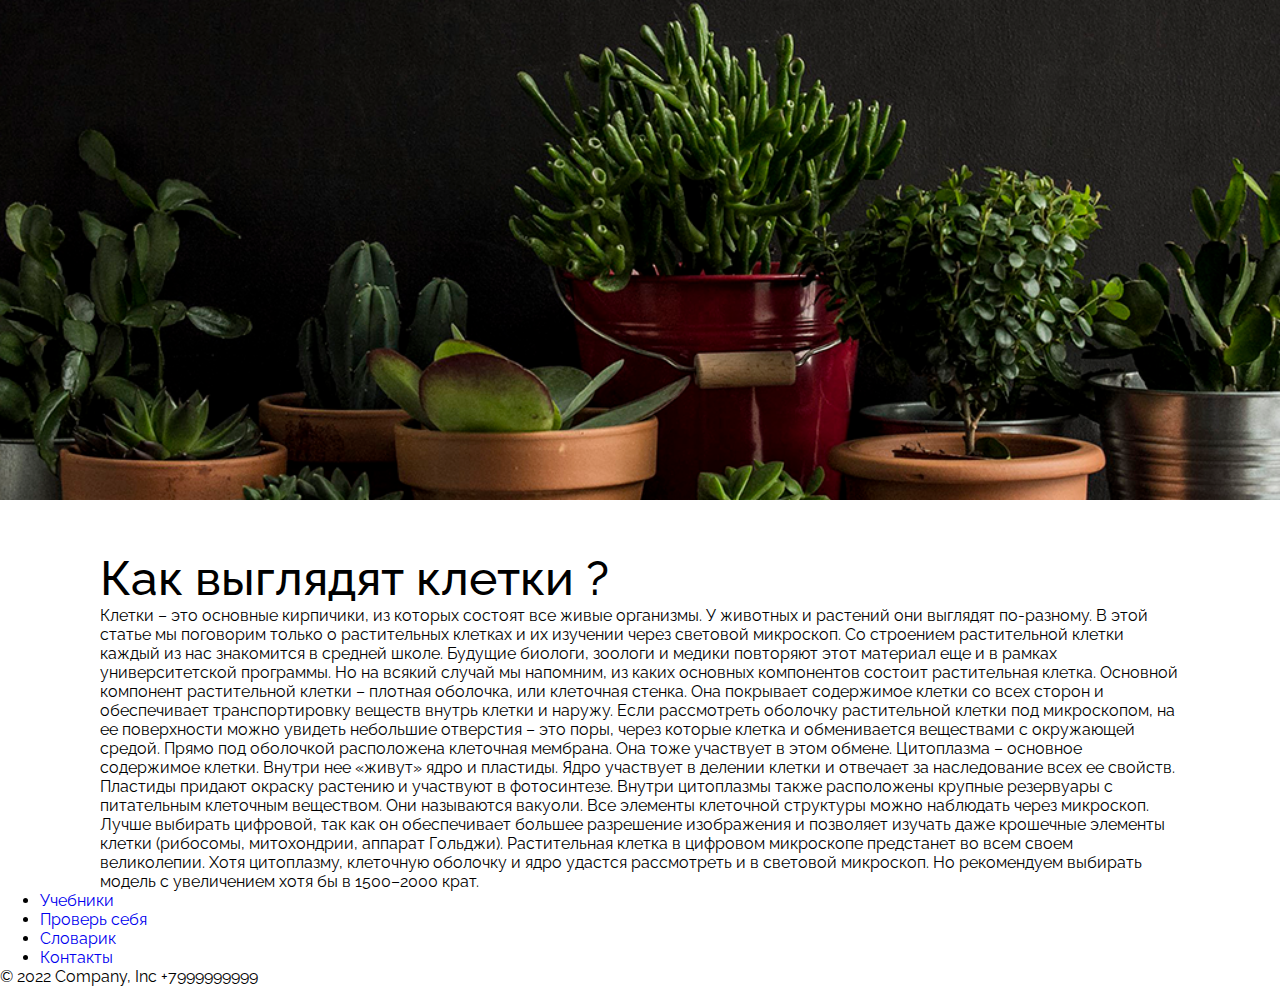
<file: templetes/teor3.html>
<!DOCTYPE html>
<html lang="en">

<head>
  <meta charset="UTF-8" />
  <title>Document</title>
  <link rel="stylesheet" href="../styles/style.css" />
  <link href="https://cdn.jsdelivr.net/npm/bootstrap@5.0.2/dist/css/bootstrap.min.css" rel="stylesheet"
    integrity="sha384-EVSTQN3/azprG1Anm3QDgpJLIm9Nao0Yz1ztcQTwFspd3yD65VohhpuuCOmLASjC" crossorigin="anonymous" />
  <meta name="description" content="" />
</head>

<body>
  <div class="lending-main1">

  </div>

  <div class="main-dis-block1">
    <div class="title">
      <p> Как выглядят клетки ?</p>
    </div>

    <p class="main-servesis-block-p1">
        Клетки – это основные кирпичики, из которых состоят все живые организмы. У животных и растений они выглядят по-разному. В этой статье мы поговорим только о растительных клетках и их изучении через световой микроскоп.

        Со строением растительной клетки каждый из нас знакомится в средней школе. Будущие биологи, зоологи и медики повторяют этот материал еще и в рамках университетской программы. Но на всякий случай мы напомним, из каких основных компонентов состоит растительная клетка.
        
        Основной компонент растительной клетки – плотная оболочка, или клеточная стенка. Она покрывает содержимое клетки со всех сторон и обеспечивает транспортировку веществ внутрь клетки и наружу. Если рассмотреть оболочку растительной клетки под микроскопом, на ее поверхности можно увидеть небольшие отверстия – это поры, через которые клетка и обменивается веществами с окружающей средой. Прямо под оболочкой расположена клеточная мембрана. Она тоже участвует в этом обмене.
        
        Цитоплазма – основное содержимое клетки. Внутри нее «живут» ядро и пластиды. Ядро участвует в делении клетки и отвечает за наследование всех ее свойств. Пластиды придают окраску растению и участвуют в фотосинтезе. Внутри цитоплазмы также расположены крупные резервуары с питательным клеточным веществом. Они называются вакуоли.
        
        Все элементы клеточной структуры можно наблюдать через микроскоп. Лучше выбирать цифровой, так как он обеспечивает большее разрешение изображения и позволяет изучать даже крошечные элементы клетки (рибосомы, митохондрии, аппарат Гольджи). Растительная клетка в цифровом микроскопе предстанет во всем своем великолепии. Хотя цитоплазму, клеточную оболочку и ядро удастся рассмотреть и в световой микроскоп. Но рекомендуем выбирать модель с увеличением хотя бы в 1500–2000 крат.
    </p>
  </div>

  <footer class="pt-5" id="contant">
    <div class="container-fluid bg-light">
      <footer class="py-5 ">
        <ul class="nav justify-content-center border-bottom pb-3 mb-3">
          <li class="nav-item"><a href="#" class="nav-link px-2 text-muted" onclick="servesisscroll()">Учебники</a></li>
          <li class="nav-item"><a href="#" class="nav-link px-2 text-muted" onclick="offerscroll()">Проверь себя</a>
          </li>
          <li class="nav-item"><a href="#" class="nav-link px-2 text-muted" onclick="casesscroll()">Словарик</a></li>
          <li class="nav-item"><a href="#" class="nav-link px-2 text-muted" onclick="contantscroll()">Контакты</a></li>
        </ul>
        <p class="text-center text-muted">© 2022 Company, Inc +7999999999</p>
      </footer>
    </div>
  </footer>

</body>

</html>
</file>
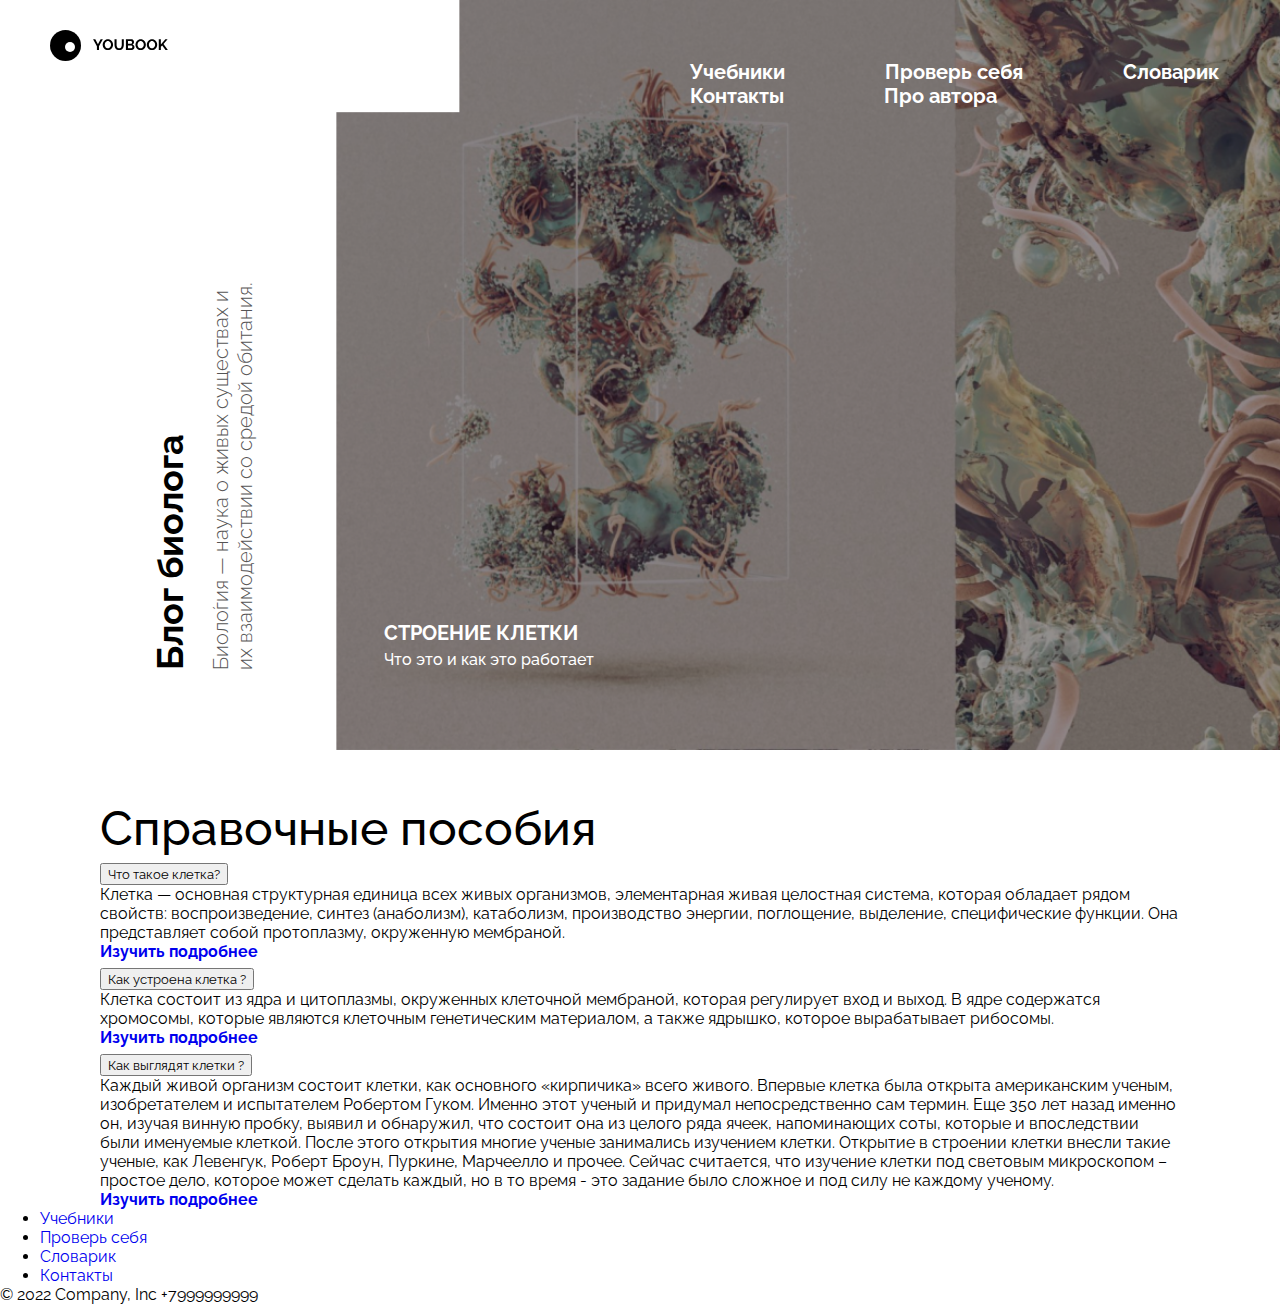
<file: templetes/teoria.html>
<!DOCTYPE html>
<html lang="en">

<head>
  <meta charset="UTF-8" />
  <title>Document</title>
  <link rel="stylesheet" href="../styles/style.css" />
  <link href="https://cdn.jsdelivr.net/npm/bootstrap@5.0.2/dist/css/bootstrap.min.css" rel="stylesheet"
  integrity="sha384-EVSTQN3/azprG1Anm3QDgpJLIm9Nao0Yz1ztcQTwFspd3yD65VohhpuuCOmLASjC" crossorigin="anonymous" />
<meta name="description" content="" />
</head>

<body>
  <div class="lending-main">
    <header class="main-header">
      <div class="main-header-block"></div>
      <div class="main-logo">
       <a href  = "../index.html"> <img src="../img/logo.svg" /></a>
      </div>
      <ul class="main-menu">
        <a href="../templetes/teoria.html">
            <li class="menu-el">Учебники</li>
        </a>
        <a href="../templetes/practwork.html">
            <li class="menu-el">Проверь себя</li>
        </a>
        <a href="../templetes/slavarik.html">
            <li class="menu-el">Словарик</li>
        </a>
        <a href="../templetes/contact.html">
            <li class="menu-el">Контакты</li>
        </a>
        <a href="../templetes/index.html">
          <li class="menu-el">Про автора</li>
      </a>
    </ul>
      <div class="main-button-profile">
        <p class="main-profile"></p>
      </div>
    </header>
    <div class="main-header"></div>
    <div class="rotate-main-conteiner">
      <p class="main-text">Блог биолога</p>
      <p class="main-discription">
        Биоло́гия — наука о живых существах и их взаимодействии со средой обитания. 
      </p>
    </div>
    <div class="main-conteiner">
      <p class="main-conteiner-title">Строение клетки</p>
      <p class="main-conteiner-dis">Что это и как это работает</p>
    </div>
  </div>
  <div class = "main-dis-block1">
    <div class="title">
        <p>Справочные пособия</p>
      </div>

  <div class="accordion accordion-flush pt-3" id="accordionFlushExample">
    <div class="accordion-item">
      <h2 class="accordion-header" id="flush-headingOne">
        <button class="accordion-button collapsed" type="button" data-bs-toggle="collapse" data-bs-target="#flush-collapseOne" aria-expanded="false" aria-controls="flush-collapseOne">
          Что такое клетка?
        </button>
      </h2>
      <div id="flush-collapseOne" class="accordion-collapse collapse" aria-labelledby="flush-headingOne" data-bs-parent="#accordionFlushExample">
        <div class="accordion-body">Клетка — основная структурная единица всех живых организмов, элементарная живая целостная система, которая обладает рядом свойств: воспроизведение, синтез (анаболизм), катаболизм, производство энергии, поглощение, выделение, специфические функции. Она представляет собой протоплазму, окруженную мембраной.
</div>
          <h4 class = "pb-3"><a href="../templetes/teotmore2.html">Изучить подробнее</a></h4>
      </div>
      
    </div>
    <div class="accordion-item">
      <h2 class="accordion-header" id="flush-headingTwo">
        <button class="accordion-button collapsed" type="button" data-bs-toggle="collapse" data-bs-target="#flush-collapseTwo" aria-expanded="false" aria-controls="flush-collapseTwo">
         Как устроена клетка ?
        </button>
      </h2>
      <div id="flush-collapseTwo" class="accordion-collapse collapse" aria-labelledby="flush-headingTwo" data-bs-parent="#accordionFlushExample">
        <div class="accordion-body">
          Клетка состоит из ядра и цитоплазмы, окруженных клеточной мембраной, которая регулирует вход и выход. В ядре содержатся хромосомы, которые являются клеточным генетическим материалом, а также ядрышко, которое вырабатывает рибосомы.
       </div>
        <h4 class = "pb-3"><a a href="../templetes/teoriamore.html">Изучить подробнее</a></h4>
      </div>
    </div>
    <div class="accordion-item">
      <h2 class="accordion-header" id="flush-headingThree">
        <button class="accordion-button collapsed" type="button" data-bs-toggle="collapse" data-bs-target="#flush-collapseThree" aria-expanded="false" aria-controls="flush-collapseThree">
          Как выглядят клетки ?
        </button>
      </h2>
      <div id="flush-collapseThree" class="accordion-collapse collapse" aria-labelledby="flush-headingThree" data-bs-parent="#accordionFlushExample">
        <div class="accordion-body">Каждый живой организм состоит клетки, как основного «кирпичика» всего живого. Впервые клетка была открыта американским ученым, изобретателем и испытателем Робертом Гуком. Именно этот ученый и придумал непосредственно сам термин. Еще 350 лет назад именно он, изучая винную пробку, выявил и обнаружил, что состоит она из целого ряда ячеек, напоминающих соты, которые и впоследствии были именуемые клеткой. После этого открытия многие ученые занимались изучением клетки. Открытие в строении клетки внесли такие ученые, как Левенгук, Роберт Броун, Пуркине, Марчеелло и прочее. Сейчас считается, что изучение клетки под световым микроскопом – простое дело, которое может сделать каждый, но в то время - это задание было сложное и под силу не каждому ученому.</div>
        <h4 class = "pb-3"><a a href="../templetes/teor3.html">Изучить подробнее</a></h4>
      
      </div>
      
    </div>
  </div>
  </div>


  <footer class="pt-5" id = "contant">
    <div class="container-fluid bg-light">
      <footer class="py-5 ">
        <ul class="nav justify-content-center border-bottom pb-3 mb-3">
          <li class="nav-item"><a href="#" class="nav-link px-2 text-muted" onclick="servesisscroll()">Учебники</a></li>
          <li class="nav-item"><a href="#" class="nav-link px-2 text-muted" onclick="offerscroll()">Проверь себя</a></li>
          <li class="nav-item"><a href="#" class="nav-link px-2 text-muted" onclick="casesscroll()" >Словарик</a></li>
          <li class="nav-item"><a href="#" class="nav-link px-2 text-muted" onclick="contantscroll()">Контакты</a></li>
        </ul>
        <p class="text-center text-muted">© 2022 Company, Inc +7999999999</p>
      </footer>
    </div>
</footer>

  <script src="https://cdn.jsdelivr.net/npm/bootstrap@5.0.2/dist/js/bootstrap.bundle.min.js"
integrity="sha384-MrcW6ZMFYlzcLA8Nl+NtUVF0sA7MsXsP1UyJoMp4YLEuNSfAP+JcXn/tWtIaxVXM"
crossorigin="anonymous"></script>

  </body>
  </html>
</file>
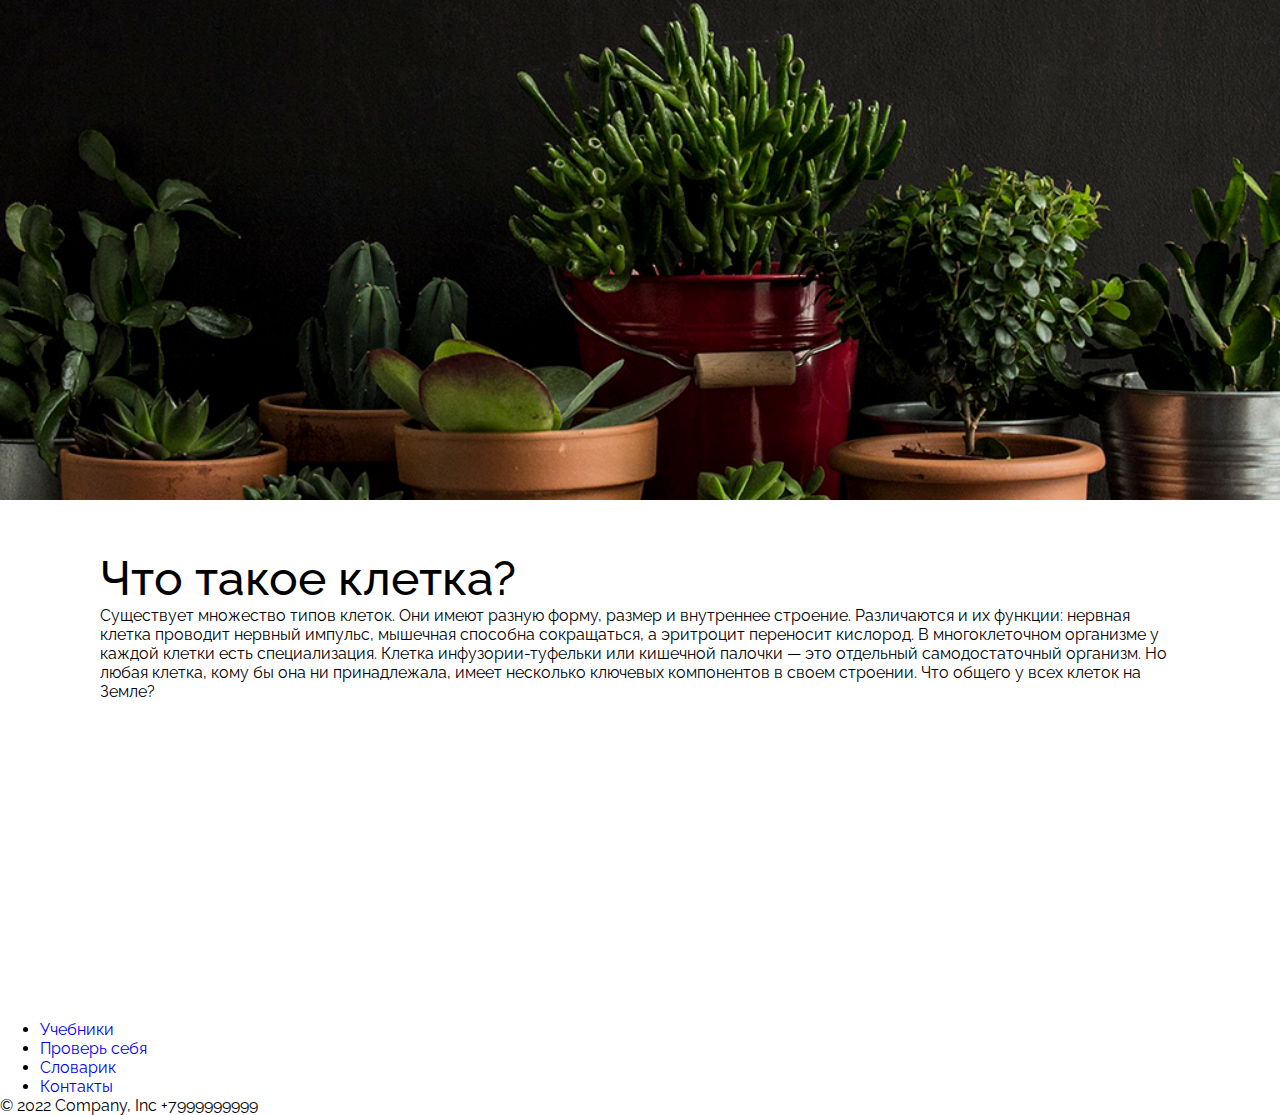
<file: templetes/teoriamore.html>
<!DOCTYPE html>
<html lang="en">

<head>
  <meta charset="UTF-8" />
  <title>Document</title>
  <link rel="stylesheet" href="../styles/style.css" />
  <link href="https://cdn.jsdelivr.net/npm/bootstrap@5.0.2/dist/css/bootstrap.min.css" rel="stylesheet"
    integrity="sha384-EVSTQN3/azprG1Anm3QDgpJLIm9Nao0Yz1ztcQTwFspd3yD65VohhpuuCOmLASjC" crossorigin="anonymous" />
  <meta name="description" content="" />
</head>

<body>
  <div class="lending-main1">

  </div>

  <div class="main-dis-block1">
    <div class="title">
      <p>Что такое клетка?</p>
    </div>

    <p class="main-servesis-block-p1">
      Существует множество типов клеток. Они имеют разную форму, размер и внутреннее строение. Различаются и их функции: нервная клетка проводит нервный импульс, мышечная способна сокращаться, а эритроцит переносит кислород. В многоклеточном организме у каждой клетки есть специализация. Клетка инфузории-туфельки или кишечной палочки — это отдельный самодостаточный организм. Но любая клетка, кому бы она ни принадлежала, имеет несколько ключевых компонентов в своем строении. Что общего у всех клеток на Земле?
    </p>
    <iframe width="560" height="315" src="https://www.youtube.com/embed/5scmctGqCHM" title="YouTube video player" frameborder="0" allow="accelerometer; autoplay; clipboard-write; encrypted-media; gyroscope; picture-in-picture" allowfullscreen></iframe>
  </div>

  <footer class="pt-5" id="contant">
    <div class="container-fluid bg-light">
      <footer class="py-5 ">
        <ul class="nav justify-content-center border-bottom pb-3 mb-3">
          <li class="nav-item"><a href="#" class="nav-link px-2 text-muted" onclick="servesisscroll()">Учебники</a></li>
          <li class="nav-item"><a href="#" class="nav-link px-2 text-muted" onclick="offerscroll()">Проверь себя</a>
          </li>
          <li class="nav-item"><a href="#" class="nav-link px-2 text-muted" onclick="casesscroll()">Словарик</a></li>
          <li class="nav-item"><a href="#" class="nav-link px-2 text-muted" onclick="contantscroll()">Контакты</a></li>
        </ul>
        <p class="text-center text-muted">© 2022 Company, Inc +7999999999</p>
      </footer>
    </div>
  </footer>

</body>

</html>
</file>
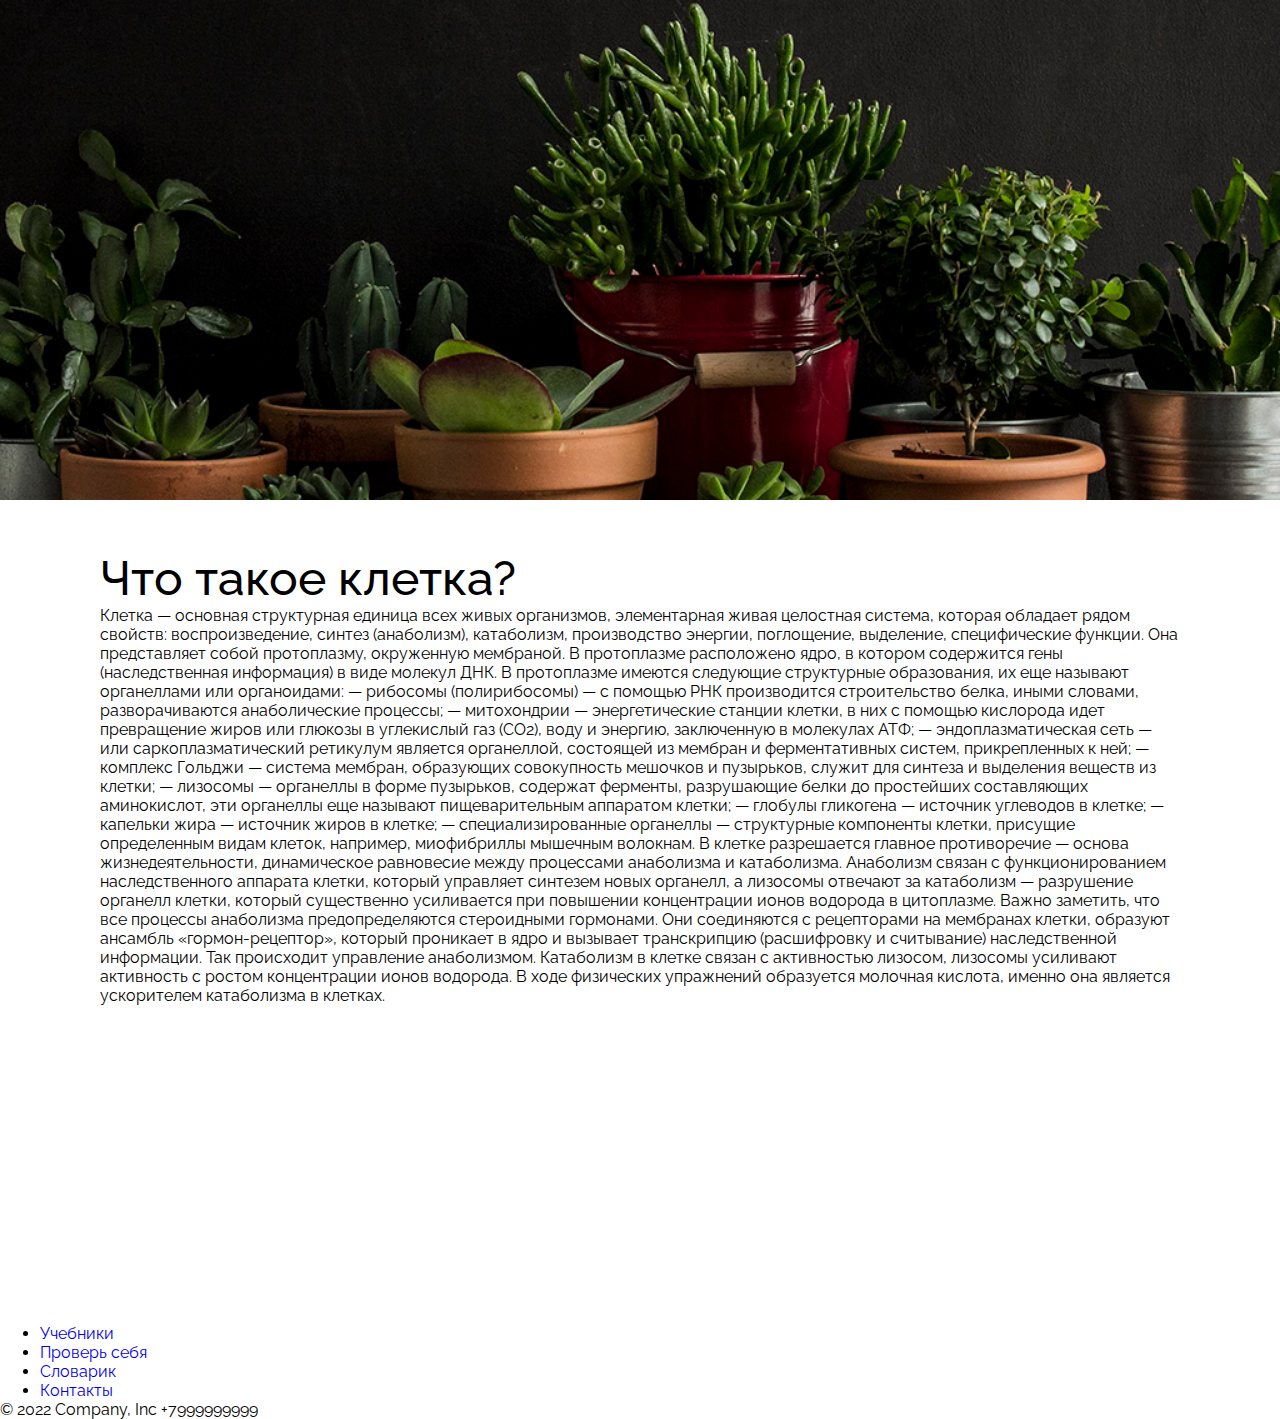
<file: templetes/teotmore2.html>
<!DOCTYPE html>
<html lang="en">

<head>
  <meta charset="UTF-8" />
  <title>Document</title>
  <link rel="stylesheet" href="../styles/style.css" />
  <link href="https://cdn.jsdelivr.net/npm/bootstrap@5.0.2/dist/css/bootstrap.min.css" rel="stylesheet"
    integrity="sha384-EVSTQN3/azprG1Anm3QDgpJLIm9Nao0Yz1ztcQTwFspd3yD65VohhpuuCOmLASjC" crossorigin="anonymous" />
  <meta name="description" content="" />
</head>

<body>
  <div class="lending-main1">

  </div>

  <div class="main-dis-block1">
    <div class="title">
      <p>Что такое клетка?</p>
    </div>

    <p class="main-servesis-block-p1">
      Клетка — основная структурная единица всех живых организмов, элементарная живая целостная система, которая
      обладает рядом свойств: воспроизведение, синтез (анаболизм), катаболизм, производство энергии, поглощение,
      выделение, специфические функции.

      Она представляет собой протоплазму, окруженную мембраной. В протоплазме расположено ядро, в котором содержится
      гены (наследственная информация) в виде молекул ДНК. В протоплазме имеются следующие структурные образования, их
      еще называют органеллами или органоидами:

      — рибосомы (полирибосомы) — с помощью РНК производится строительство белка, иными словами, разворачиваются
      анаболические процессы;

      — митохондрии — энергетические станции клетки, в них с помощью кислорода идет превращение жиров или глюкозы в
      углекислый газ (СО2), воду и энергию, заключенную в молекулах АТФ;

      — эндоплазматическая сеть — или саркоплазматический ретикулум является органеллой, состоящей из мембран и
      ферментативных систем, прикрепленных к ней;

      — комплекс Гольджи — система мембран, образующих совокупность мешочков и пузырьков, служит для синтеза и выделения
      веществ из клетки;

      — лизосомы — органеллы в форме пузырьков, содержат ферменты, разрушающие белки до простейших составляющих
      аминокислот, эти органеллы еще называют пищеварительным аппаратом клетки;

      — глобулы гликогена — источник углеводов в клетке;

      — капельки жира — источник жиров в клетке;

      — специализированные органеллы — структурные компоненты клетки, присущие определенным видам клеток, например,
      миофибриллы мышечным волокнам.

      В клетке разрешается главное противоречие — основа жизнедеятельности, динамическое равновесие между процессами
      анаболизма и катаболизма. Анаболизм связан с функционированием наследственного аппарата клетки, который управляет
      синтезем новых органелл, а лизосомы отвечают за катаболизм — разрушение органелл клетки, который существенно
      усиливается при повышении концентрации ионов водорода в цитоплазме.

      Важно заметить, что все процессы анаболизма предопределяются стероидными гормонами. Они соединяются с рецепторами
      на мембранах клетки, образуют ансамбль «гормон-рецептор», который проникает в ядро и вызывает транскрипцию
      (расшифровку и считывание) наследственной информации. Так происходит управление анаболизмом. Катаболизм в клетке
      связан с активностью лизосом, лизосомы усиливают активность с ростом концентрации ионов водорода. В ходе
      физических упражнений образуется молочная кислота, именно она является ускорителем катаболизма в клетках.
    </p>
    <iframe width="560" height="315" src="https://www.youtube.com/embed/9FPnS1D4nFU" title="YouTube video player" frameborder="0" allow="accelerometer; autoplay; clipboard-write; encrypted-media; gyroscope; picture-in-picture" allowfullscreen></iframe>
  </div>

  <footer class="pt-5" id="contant">
    <div class="container-fluid bg-light">
      <footer class="py-5 ">
        <ul class="nav justify-content-center border-bottom pb-3 mb-3">
          <li class="nav-item"><a href="#" class="nav-link px-2 text-muted" onclick="servesisscroll()">Учебники</a></li>
          <li class="nav-item"><a href="#" class="nav-link px-2 text-muted" onclick="offerscroll()">Проверь себя</a>
          </li>
          <li class="nav-item"><a href="#" class="nav-link px-2 text-muted" onclick="casesscroll()">Словарик</a></li>
          <li class="nav-item"><a href="#" class="nav-link px-2 text-muted" onclick="contantscroll()">Контакты</a></li>
        </ul>
        <p class="text-center text-muted">© 2022 Company, Inc +7999999999</p>
      </footer>
    </div>
  </footer>

</body>

</html>
</file>
<file: styles/style.css>
@import url('https://fonts.googleapis.com/css2?family=Montserrat:wght@300;400;500&family=Raleway:wght@400;700;800&display=swap');


*
{
    margin: 0 0 0;
    font-family: 'Raleway';
 
}

a {
  text-decoration: none; /* Убирает подчеркивание для ссылок */
 } 
a:hover { 
  text-decoration: underline; /* Добавляем подчеркивание при наведении курсора на ссылку */
  color: rgb(255, 255, 255); 
 }
 

body::-webkit-scrollbar {
    width: 0.1em;
    background: rgba(255, 255, 255, 0);
  }
  body::-webkit-scrollbar-thumb {
    background: #ffffff00;
    height:30px;
  }
  
  body::-webkit-scrollbar-track-piece
  {
    display:none;
  }
  body{
    margin: 0 0 0 0;
    overflow-x: hidden;
  }

.title
{
  font-weight: 500;
  font-size: 48px;
  width:  700px;
}



.rotate-main-conteiner
{
  display: block;
  margin-top: 300px;
  transform: rotate(-90deg);
  width: 405.64px;
}
.lending-main
{
  width: auto;
  height: 750px;
  background-image: url(../img/fon.png);
  background-size: cover;
}
.lending-main1
{
  width: auto;
  height: 500px;
  background-image: url(../img/three.png);
  background-size: cover;
}

@media (min-width: 350px) and (max-width: 1000px) {
  .lending-main
  {
    background-image: url(../img/fonmob.png);
    height: 1450px;

  }
  .rotate-main-conteiner
{
  display: none;
}
.main-conteiner-title
{
  display: none;
}
.main-conteiner-dis
{
  display: none;
}


.discription-block1
{
  display: none;
}
}


.main-text
{
  font-weight: 700;
  font-size: 36px;
  display: block;
  margin-bottom: 18px;
}
.main-discription
{
  font-weight: 300;
  font-size: 20px;
  color: #555454;
}

.main-conteiner
{
  display: block;
  margin-left: 30%;
  color: #FFFFFF;
  margin-top: 100px;
}

.main-conteiner-title
{
  font-weight: 700;
  font-size: 20px;
  text-transform: uppercase;
  margin-bottom: 5px;
}
.main-conteiner-dis
{
  font-weight: 500;
  font-size: 16px;
}

.main-menu
{
  display: flex;
  flex-wrap: wrap;
  position: relative;
  bottom: 5px;
  margin-left: 550px;
}
.menu-el
{
  display: inline-block;
  margin-left: 100px;
  font-weight: 700;
  color: #FFFFFF;
  font-size: 20px;
}

.menu-el:hover{
  text-decoration: underline;
}

@media (min-width: 350px) and (max-width: 1000px) {
  .menu-el
  {
    font-size: 40px;
    padding-top: 60px;
    margin-right: 50px;
  }
  .main-menu
  {
    margin-left: 0px;
  }
  }
.main-logo
{
  display: block;
  padding-top: 30px;
  padding-left: 50px;
}

.discription-block
{
  display: flex;
  margin-top: 150px;
  margin-left: 100px;
  margin-right: 100px;
  justify-content: center;
}

.discription-block-p
{
  display: flex;
  margin-top: 20px;
  width: 516px;

 
}
.discription-block-img
{
  display: block;
  padding-top: 50px;
}

.discription-block-table{
  display: flex;
  width: 550px;
  height: auto;
  text-align: center;
  flex-wrap: wrap;


}
.discription-block-table-card{
  display: block;
  text-align: center;
  width: 170px;
  margin-left: 100px;
  margin-top: 50px;

}

.discription-block-about
{
  display: block;
}

.discription-block-table-name
{
  font-weight: 500;
  font-size: 11px;
}

.discription-block-table-number
{
  font-weight: 700;
  font-size: 48px;
}
.discription-block-table-dis
{
  font-weight: 500;
  font-size: 14px;
}
.main-paralax{
  display: block;
  width: auto;
  height: 300px;
  background-size: cover;
  background-attachment: fixed;
  margin-top: 150px;
  background-image: url(../img/i.webp);
}

.main-servesis
{
  display: block;
  margin-left: 120px;
  margin-top: 100px;
}
.main-servesis-block-p
{
  display: block;
  font-weight: 400;
  font-size: 16px;
  margin-top: 25px;
  width: 70%;
}

.main-servesis-cards
{
  display: flex;
  flex-wrap: wrap;
  width: auto;
  justify-content: space-between;
  margin-right: 120px;
}
.main-serv-card
{
  margin-top: 30px;
  display: flex; 
  flex-wrap: wrap;
  justify-content: space-evenly;
  text-align: center;
  width: 45%;
  height: 150px;
  background: #D3C6C0
}
.main-serv-card:hover{
  box-shadow: 0px 0px 7px rgba(153, 70, 10, 0.25);
}
.main-serv-card p{
  padding-left: 20px;
  padding-right:20px ;
  display: block;
  margin-top: auto;
  margin-bottom: auto;
  font-weight: 600;
  font-size: 18px;
  color: #FFFFFF;
}

.main-trener-block
{
  display: block;
  margin-top: 100px;
  margin-left: 100px;
  margin-right: 100px;
}

.main-trener-block-slogan
{
  width: 562px;
  display: block;
  margin-left: auto;
  margin-top: 70px;
  position: relative;
  right: 10%;
  left:-10%;

}



.main-trener-block-cards
{

  height: auto;
  display: flex;
  justify-content: space-between;
  flex-wrap: wrap;
  margin-top: 40px;

}

.main-trener-block-card
{
  display: flex;
  flex-wrap: nowrap;
  flex-direction: column;
  width: 320px;
  box-shadow: 0px 0px 10px rgba(0, 0, 0, 0.25);
  padding-bottom: 5px;
}

.main-trener-block-card img
{
  width: 100%;
}

.main-trener-block-card-title
{
  display: block;
  margin-left: 20px;
  margin-top: 15px;
  font-weight: 700;
  font-size: 20px;
  text-transform: uppercase;
}

.main-trener-block-card-dis
{
  display: block;
  margin-left: 20px;

  font-weight: 500;
  font-size: 16px;
  width: 90%;
}

.conteiner-discription-block1
{
    display: flex;
    width: 330px;
    flex-wrap: wrap;
    margin-left: auto;
    margin-right: auto;
    margin-top: 80px;
}
.title-discription-block1
{
    margin-top: auto;
    margin-bottom: auto;
    padding-left: 10px;
    font-size: 18px;
    font-weight: 700;
}
.dis-discription-block1
{
    margin-top: 10px;
    font-size: 16px;
    line-height: 23px;
    letter-spacing: 0.03em;
}
.discription-block1
{
    display: flex;
    flex-wrap: wrap;
    align-items: center;
    justify-content: space-between;
}

.main-dis-block
{
  display: block;
  margin-top: 100px;
  margin-left: 100px;
  margin-right: 100px;
}

.main-dis-block1
{
  display: block;
  margin-top: 50px;
  margin-left: 100px;
  margin-right: 100px;
}

.footer
{
    background-image: url(../img/123.png);
    background-size:cover;
    padding-left: 100px;
    padding-right: 100px;
    padding-top: 130px;
    padding-bottom: 50px;

}

.course-main-picture
{
    width: auto;
    margin-left: 120px;
    margin-right: 120px;
    background-image: url(/img/one.png);
    background-size:cover;
    background-attachment: fixed;
    height: 350px;
}

.footer-text-one
{
    font-style: normal;
    font-weight: 500;
    font-size: 24px;
    line-height: 30px;
    width: 363px;
}

.footer-text-three
{
    font-style: normal;
    font-weight: 100;
    font-size: 18px;
    text-align: right;
    margin-left: auto;
    color: #000000;
    width: 363px;
    padding-top: 70px;
    position: relative;
}


.servesis
{
  display: block;
  width: 400px;
  height: 200px;
  margin-top: 2%;
  position: relative;
  font-family: "FontName";
  color: black;
  margin-bottom: 3%;
}

.numbers
{
  font-size: 80px;
  margin-left: 10%;
  margin-top: 5%;
  display: inline-block;
}

.line
{
  display: inline-block;
  position: relative;
  left: 9%;
  bottom: 10%;
  width: 1.5%;
  background-color: black;
  height: 30%;
  transform: rotate(30deg) ;
} 

.servesis-text
{
  display: inline-block;
  position: relative;
  top: 0%;
  margin-left: 5%;
  width: 45%;

}

.block
{
  display: flex;
  justify-content: space-between;
  flex-wrap: wrap;
  width: auto;
}
</file>
